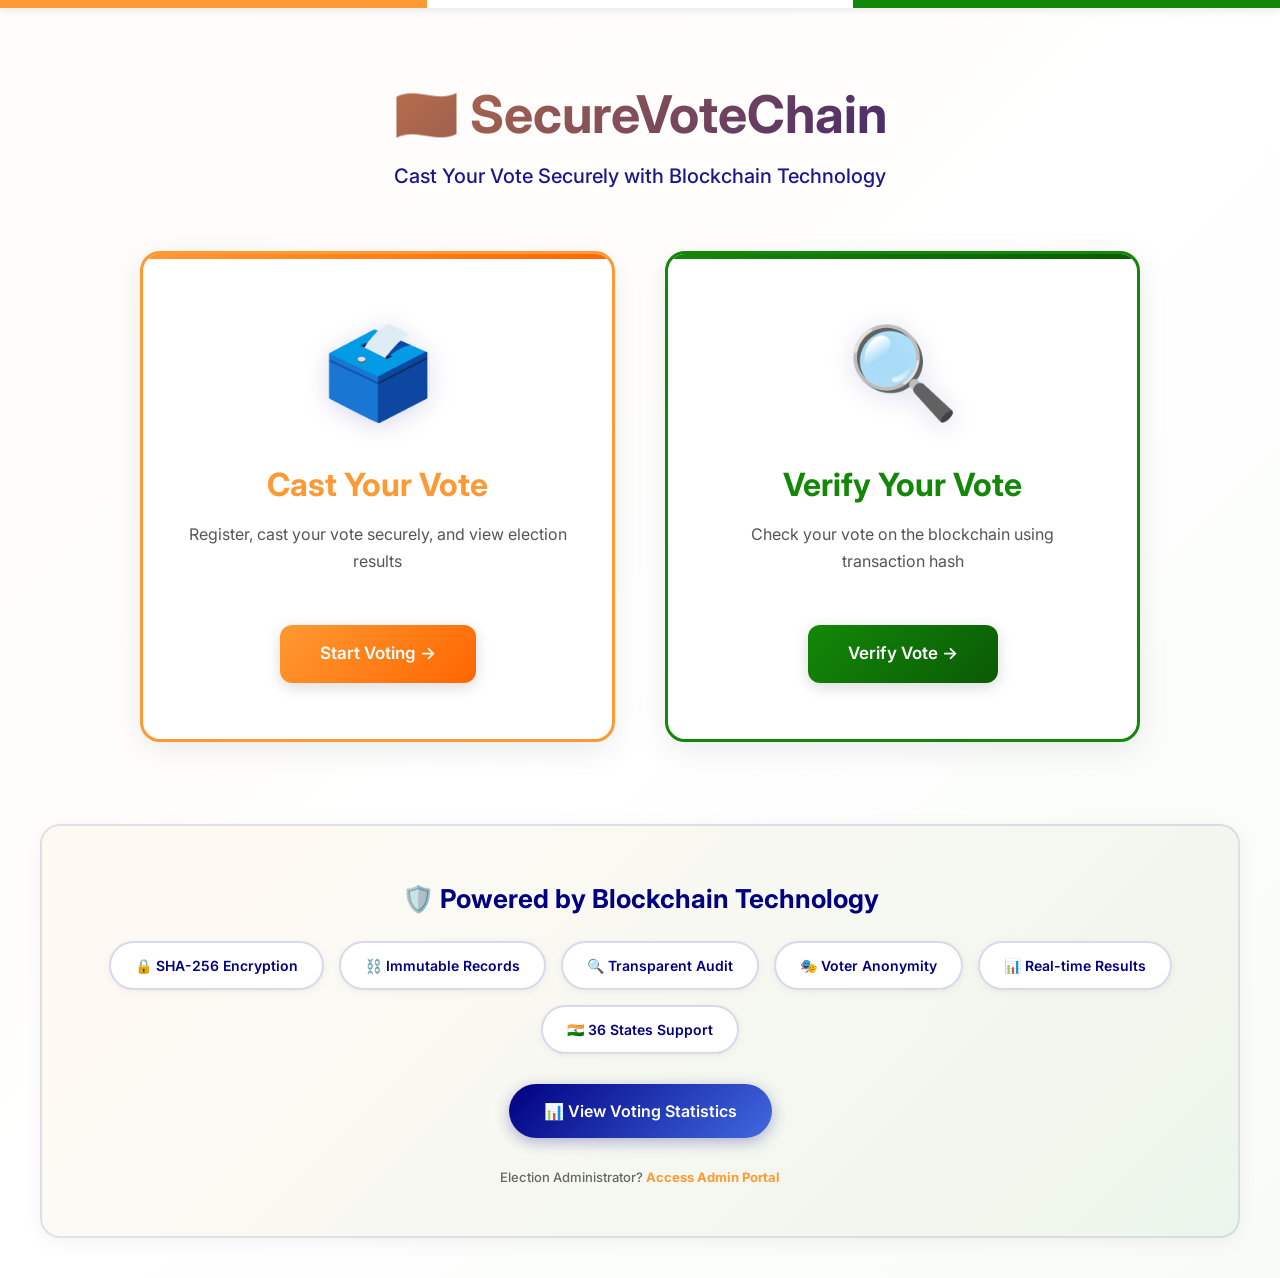
<file: templates/index.html>
<!DOCTYPE html>
<html lang="en">
<head>
    <meta charset="UTF-8">
    <meta name="viewport" content="width=device-width, initial-scale=1.0, viewport-fit=cover, maximum-scale=5">
    <meta name="apple-mobile-web-app-capable" content="yes">
    <meta name="apple-mobile-web-app-status-bar-style" content="black-translucent">
    <title>🇮🇳 SecureVoteChain - Blockchain Voting System</title>
    <link rel="stylesheet" href="/static/responsive.css">
    <link rel="stylesheet" href="/static/mobile-optimizations.css">
    <link rel="stylesheet" href="/static/style.css">
    <link href="https://fonts.googleapis.com/css2?family=Inter:wght@300;400;500;600;700&display=swap" rel="stylesheet">
    <style>
        * {
            margin: 0;
            padding: 0;
            box-sizing: border-box;
        }
        
        body {
            font-family: 'Inter', sans-serif;
            background: #FFFFFF;
            min-height: 100vh;
            display: flex;
            flex-direction: column;
            padding: 0;
        }
        
        /* Animated Tricolor top banner */
        body::before {
            content: '';
            position: fixed;
            top: 0;
            left: 0;
            right: 0;
            height: 8px;
            background: linear-gradient(to right, #FF9933 33.33%, #FFFFFF 33.33%, #FFFFFF 66.66%, #138808 66.66%);
            z-index: 9999;
            box-shadow: 0 2px 8px rgba(0, 0, 0, 0.1);
            animation: slideDown 0.5s ease;
        }
        
        @keyframes slideDown {
            from {
                transform: translateY(-100%);
            }
            to {
                transform: translateY(0);
            }
        }
        
        /* Main container */
        .main-wrapper {
            flex: 1;
            display: flex;
            align-items: center;
            justify-content: center;
            padding: 60px 20px 40px;
            background: linear-gradient(135deg, rgba(255, 153, 51, 0.03) 0%, rgba(255, 255, 255, 1) 50%, rgba(19, 136, 8, 0.03) 100%);
        }
        
        .portal-container {
            max-width: 1200px;
            width: 100%;
            animation: fadeIn 0.6s ease;
        }
        
        @keyframes fadeIn {
            from {
                opacity: 0;
                transform: translateY(20px);
            }
            to {
                opacity: 1;
                transform: translateY(0);
            }
        }
        
        .header-section {
            text-align: center;
            margin-bottom: 60px;
        }
        
        .header-section h1 {
            font-size: 52px;
            font-weight: 700;
            background: linear-gradient(135deg, #FF9933 0%, #000080 50%, #138808 100%);
            -webkit-background-clip: text;
            -webkit-text-fill-color: transparent;
            background-clip: text;
            margin-bottom: 15px;
            text-shadow: none;
            animation: gradientShift 8s ease infinite;
            background-size: 200% 200%;
        }
        
        @keyframes gradientShift {
            0%, 100% {
                background-position: 0% 50%;
            }
            50% {
                background-position: 100% 50%;
            }
        }
        
        .header-section p {
            font-size: 20px;
            color: #000080;
            font-weight: 500;
            opacity: 0.9;
        }
        
        .portals-grid {
            display: grid;
            grid-template-columns: repeat(2, 1fr);
            gap: 50px;
            margin-top: 40px;
            max-width: 1000px;
            margin-left: auto;
            margin-right: auto;
        }
        
        .portal-card {
            background: #FFFFFF;
            border-radius: 20px;
            padding: 50px 40px;
            text-align: center;
            box-shadow: 0 8px 32px rgba(0, 0, 0, 0.08);
            transition: all 0.4s cubic-bezier(0.4, 0, 0.2, 1);
            position: relative;
            overflow: hidden;
            border: 3px solid;
        }
        
        .portal-card::before {
            content: '';
            position: absolute;
            top: 0;
            left: 0;
            right: 0;
            height: 5px;
            transition: height 0.3s ease;
        }
        
        .portal-card::after {
            content: '';
            position: absolute;
            top: 50%;
            left: 50%;
            width: 0;
            height: 0;
            border-radius: 50%;
            transform: translate(-50%, -50%);
            transition: width 0.6s ease, height 0.6s ease;
            opacity: 0;
        }
        
        .portal-card:hover {
            transform: translateY(-12px) scale(1.02);
            box-shadow: 0 20px 60px rgba(0, 0, 0, 0.15);
        }
        
        .portal-card:hover::before {
            height: 8px;
        }
        
        .portal-card:hover::after {
            width: 500px;
            height: 500px;
            opacity: 0.05;
        }
        
        .voter-card {
            border-color: #FF9933;
        }
        
        .voter-card::before {
            background: linear-gradient(135deg, #FF9933, #FF6600);
        }
        
        .voter-card::after {
            background: #FF9933;
        }
        
        .verify-card {
            border-color: #138808;
        }
        
        .verify-card::before {
            background: linear-gradient(135deg, #138808, #0a5a05);
        }
        
        .verify-card::after {
            background: #138808;
        }
        
        .portal-icon {
            font-size: 90px;
            margin-bottom: 25px;
            filter: drop-shadow(0 4px 12px rgba(0, 0, 128, 0.15));
            transition: transform 0.3s ease;
        }
        
        .portal-card:hover .portal-icon {
            transform: scale(1.1) rotate(5deg);
        }
        
        .portal-card h2 {
            font-size: 32px;
            font-weight: 700;
            margin-bottom: 15px;
            color: #000080;
        }
        
        .voter-card h2 {
            color: #FF9933;
        }
        
        .verify-card h2 {
            color: #138808;
        }
        
        .portal-card p {
            font-size: 16px;
            color: #555;
            line-height: 1.7;
            margin-bottom: 30px;
            min-height: 50px;
        }
        
        
        .portal-btn {
            display: inline-block;
            padding: 16px 40px;
            font-size: 17px;
            font-weight: 600;
            color: white;
            text-decoration: none;
            border-radius: 12px;
            transition: all 0.3s cubic-bezier(0.4, 0, 0.2, 1);
            box-shadow: 0 4px 15px rgba(0, 0, 0, 0.15);
            position: relative;
            overflow: hidden;
            z-index: 1;
        }
        
        .portal-btn::before {
            content: '';
            position: absolute;
            top: 50%;
            left: 50%;
            width: 0;
            height: 0;
            border-radius: 50%;
            background: rgba(255, 255, 255, 0.3);
            transform: translate(-50%, -50%);
            transition: width 0.5s ease, height 0.5s ease;
            z-index: -1;
        }
        
        .portal-btn:hover::before {
            width: 300px;
            height: 300px;
        }
        
        .voter-card .portal-btn {
            background: linear-gradient(135deg, #FF9933, #FF6600);
        }
        
        .voter-card .portal-btn:hover {
            background: linear-gradient(135deg, #FF6600, #FF4500);
            transform: translateY(-3px);
            box-shadow: 0 8px 25px rgba(255, 153, 51, 0.4);
        }
        
        .verify-card .portal-btn {
            background: linear-gradient(135deg, #138808, #0a5a05);
        }
        
        .verify-card .portal-btn:hover {
            background: linear-gradient(135deg, #0a5a05, #075003);
            transform: translateY(-3px);
            box-shadow: 0 8px 25px rgba(19, 136, 8, 0.4);
        }
        
        .footer-info {
            text-align: center;
            margin-top: 70px;
            padding: 40px 30px;
            background: linear-gradient(135deg, rgba(255, 153, 51, 0.05) 0%, rgba(19, 136, 8, 0.05) 100%);
            border-radius: 20px;
            border: 2px solid rgba(0, 0, 128, 0.1);
            box-shadow: 0 4px 20px rgba(0, 0, 0, 0.05);
        }
        
        .footer-info h3 {
            color: #000080;
            margin-bottom: 25px;
            font-size: 26px;
            font-weight: 700;
        }
        
        .feature-tags {
            display: flex;
            flex-wrap: wrap;
            justify-content: center;
            gap: 15px;
            margin-top: 25px;
        }
        
        .feature-tag {
            background: #FFFFFF;
            padding: 12px 24px;
            border-radius: 25px;
            font-size: 14px;
            font-weight: 600;
            color: #000080;
            border: 2px solid rgba(0, 0, 128, 0.15);
            transition: all 0.3s ease;
            box-shadow: 0 2px 8px rgba(0, 0, 0, 0.05);
        }
        
        .feature-tag:hover {
            border-color: #FF9933;
            color: #FF9933;
            transform: translateY(-3px);
            box-shadow: 0 6px 16px rgba(255, 153, 51, 0.2);
        }
        
        @media (max-width: 768px) {
            .portals-grid {
                grid-template-columns: 1fr;
                gap: 30px;
            }
            
            .header-section h1 {
                font-size: 36px;
            }
            
            .header-section p {
                font-size: 16px;
            }
            
            .portal-icon {
                font-size: 70px;
            }
            
            .portal-card {
                padding: 40px 30px;
            }
            
            .portal-card h2 {
                font-size: 26px;
            }
            
            .main-wrapper {
                padding: 40px 15px 30px;
            }
        }
    </style>
</head>
<body>
    <div class="main-wrapper">
        <div class="portal-container">
            <div class="header-section">
                <h1>🇮🇳 SecureVoteChain</h1>
                <p>Cast Your Vote Securely with Blockchain Technology</p>
            </div>
        
        <div class="portals-grid">
            <!-- Voter Portal Card -->
            <div class="portal-card voter-card">
                <div class="portal-icon">🗳️</div>
                <h2>Cast Your Vote</h2>
                <p>Register, cast your vote securely, and view election results</p>
                <a href="/voter" class="portal-btn">Start Voting →</a>
            </div>
            
            <!-- Verification Portal Card -->
            <div class="portal-card verify-card">
                <div class="portal-icon">🔍</div>
                <h2>Verify Your Vote</h2>
                <p>Check your vote on the blockchain using transaction hash</p>
                <a href="/verify" class="portal-btn">Verify Vote →</a>
            </div>
        </div>
            
            <div class="footer-info">
                <h3>🛡️ Powered by Blockchain Technology</h3>
                <div class="feature-tags">
                    <div class="feature-tag">🔒 SHA-256 Encryption</div>
                    <div class="feature-tag">⛓️ Immutable Records</div>
                    <div class="feature-tag">🔍 Transparent Audit</div>
                    <div class="feature-tag">🎭 Voter Anonymity</div>
                    <div class="feature-tag">📊 Real-time Results</div>
                    <div class="feature-tag">🇮🇳 36 States Support</div>
                </div>
                <div style="margin-top: 30px;">
                    <a href="/statistics" style="display: inline-block; padding: 15px 35px; background: linear-gradient(135deg, #000080, #4169E1); color: white; text-decoration: none; border-radius: 50px; font-weight: 600; font-size: 16px; box-shadow: 0 4px 15px rgba(0, 0, 128, 0.3); transition: all 0.3s ease;">
                        📊 View Voting Statistics
                    </a>
                </div>
                <p style="margin-top: 30px; font-size: 13px; color: #666; font-weight: 500;">
                    Election Administrator? <a href="/admin" style="color: #FF9933; text-decoration: none; font-weight: 700; transition: color 0.3s ease;" onmouseover="this.style.color='#138808'" onmouseout="this.style.color='#FF9933'">Access Admin Portal</a>
                </p>
            </div>
        </div>
    </div>
    <script src="/static/responsive-utils.js"></script>
</body>
</html>
</file>
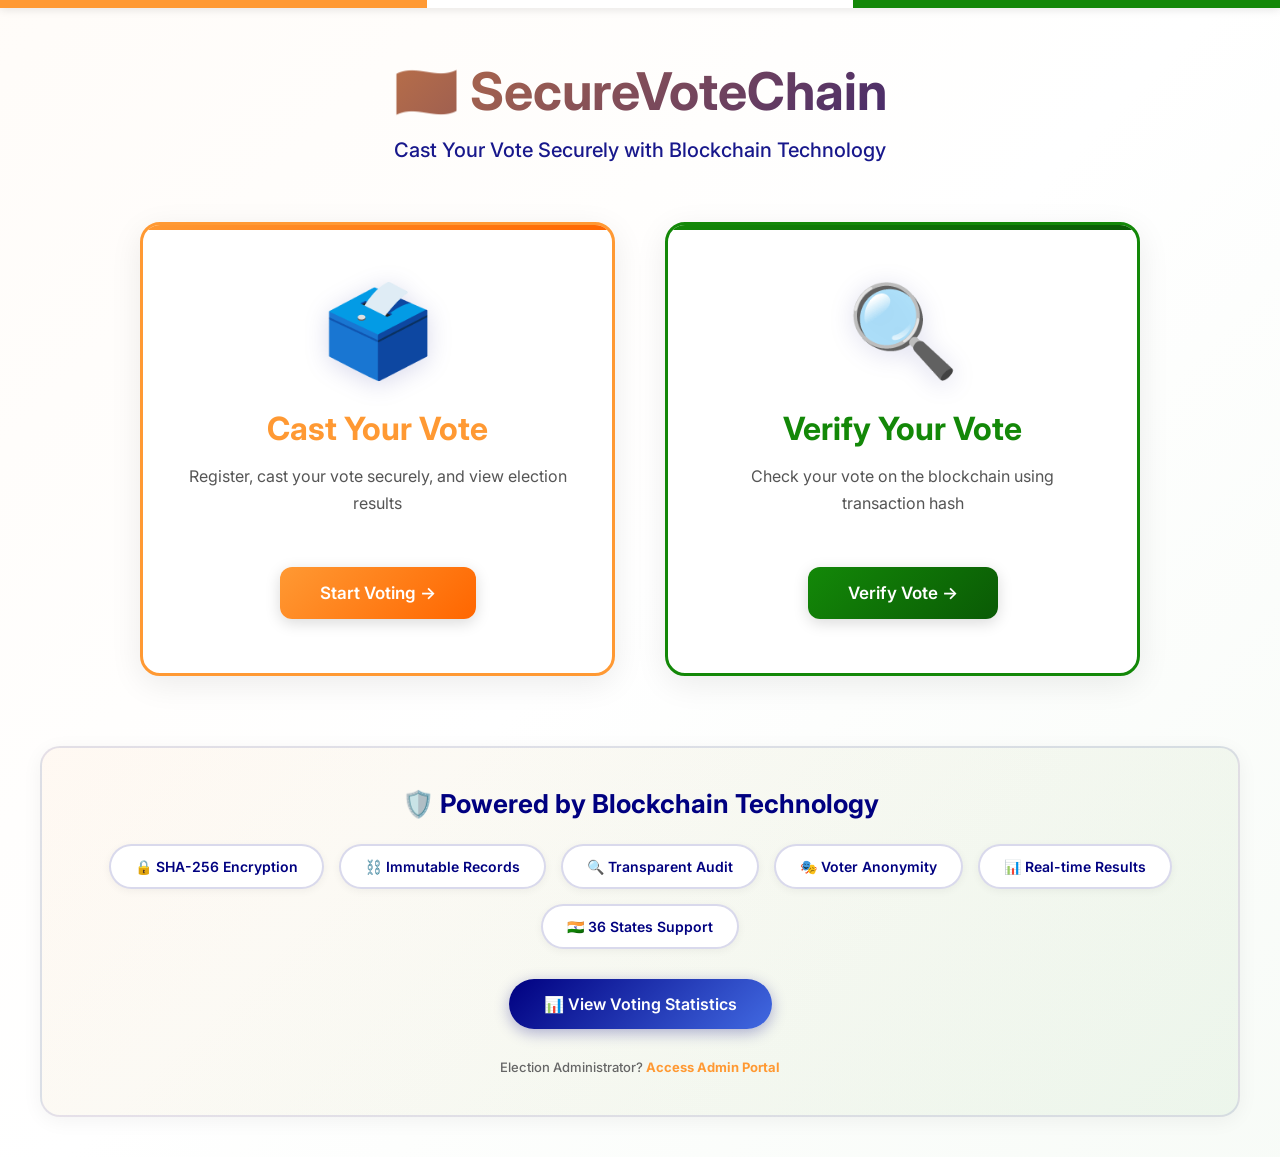
<file: SecureVoteChain/templates/index.html>
<!DOCTYPE html>
<html lang="en">
<head>
    <meta charset="UTF-8">
    <meta name="viewport" content="width=device-width, initial-scale=1.0">
    <title>🇮🇳 SecureVoteChain - Blockchain Voting System</title>
    <link rel="stylesheet" href="/static/style.css">
    <link href="https://fonts.googleapis.com/css2?family=Inter:wght@300;400;500;600;700&display=swap" rel="stylesheet">
    <style>
        * {
            margin: 0;
            padding: 0;
            box-sizing: border-box;
        }
        
        body {
            font-family: 'Inter', sans-serif;
            background: #FFFFFF;
            min-height: 100vh;
            display: flex;
            flex-direction: column;
            padding: 0;
        }
        
        /* Animated Tricolor top banner */
        body::before {
            content: '';
            position: fixed;
            top: 0;
            left: 0;
            right: 0;
            height: 8px;
            background: linear-gradient(to right, #FF9933 33.33%, #FFFFFF 33.33%, #FFFFFF 66.66%, #138808 66.66%);
            z-index: 9999;
            box-shadow: 0 2px 8px rgba(0, 0, 0, 0.1);
            animation: slideDown 0.5s ease;
        }
        
        @keyframes slideDown {
            from {
                transform: translateY(-100%);
            }
            to {
                transform: translateY(0);
            }
        }
        
        /* Main container */
        .main-wrapper {
            flex: 1;
            display: flex;
            align-items: center;
            justify-content: center;
            padding: 60px 20px 40px;
            background: linear-gradient(135deg, rgba(255, 153, 51, 0.03) 0%, rgba(255, 255, 255, 1) 50%, rgba(19, 136, 8, 0.03) 100%);
        }
        
        .portal-container {
            max-width: 1200px;
            width: 100%;
            animation: fadeIn 0.6s ease;
        }
        
        @keyframes fadeIn {
            from {
                opacity: 0;
                transform: translateY(20px);
            }
            to {
                opacity: 1;
                transform: translateY(0);
            }
        }
        
        .header-section {
            text-align: center;
            margin-bottom: 60px;
        }
        
        .header-section h1 {
            font-size: 52px;
            font-weight: 700;
            background: linear-gradient(135deg, #FF9933 0%, #000080 50%, #138808 100%);
            -webkit-background-clip: text;
            -webkit-text-fill-color: transparent;
            background-clip: text;
            margin-bottom: 15px;
            text-shadow: none;
            animation: gradientShift 8s ease infinite;
            background-size: 200% 200%;
        }
        
        @keyframes gradientShift {
            0%, 100% {
                background-position: 0% 50%;
            }
            50% {
                background-position: 100% 50%;
            }
        }
        
        .header-section p {
            font-size: 20px;
            color: #000080;
            font-weight: 500;
            opacity: 0.9;
        }
        
        .portals-grid {
            display: grid;
            grid-template-columns: repeat(2, 1fr);
            gap: 50px;
            margin-top: 40px;
            max-width: 1000px;
            margin-left: auto;
            margin-right: auto;
        }
        
        .portal-card {
            background: #FFFFFF;
            border-radius: 20px;
            padding: 50px 40px;
            text-align: center;
            box-shadow: 0 8px 32px rgba(0, 0, 0, 0.08);
            transition: all 0.4s cubic-bezier(0.4, 0, 0.2, 1);
            position: relative;
            overflow: hidden;
            border: 3px solid;
        }
        
        .portal-card::before {
            content: '';
            position: absolute;
            top: 0;
            left: 0;
            right: 0;
            height: 5px;
            transition: height 0.3s ease;
        }
        
        .portal-card::after {
            content: '';
            position: absolute;
            top: 50%;
            left: 50%;
            width: 0;
            height: 0;
            border-radius: 50%;
            transform: translate(-50%, -50%);
            transition: width 0.6s ease, height 0.6s ease;
            opacity: 0;
        }
        
        .portal-card:hover {
            transform: translateY(-12px) scale(1.02);
            box-shadow: 0 20px 60px rgba(0, 0, 0, 0.15);
        }
        
        .portal-card:hover::before {
            height: 8px;
        }
        
        .portal-card:hover::after {
            width: 500px;
            height: 500px;
            opacity: 0.05;
        }
        
        .voter-card {
            border-color: #FF9933;
        }
        
        .voter-card::before {
            background: linear-gradient(135deg, #FF9933, #FF6600);
        }
        
        .voter-card::after {
            background: #FF9933;
        }
        
        .verify-card {
            border-color: #138808;
        }
        
        .verify-card::before {
            background: linear-gradient(135deg, #138808, #0a5a05);
        }
        
        .verify-card::after {
            background: #138808;
        }
        
        .portal-icon {
            font-size: 90px;
            margin-bottom: 25px;
            filter: drop-shadow(0 4px 12px rgba(0, 0, 128, 0.15));
            transition: transform 0.3s ease;
        }
        
        .portal-card:hover .portal-icon {
            transform: scale(1.1) rotate(5deg);
        }
        
        .portal-card h2 {
            font-size: 32px;
            font-weight: 700;
            margin-bottom: 15px;
            color: #000080;
        }
        
        .voter-card h2 {
            color: #FF9933;
        }
        
        .verify-card h2 {
            color: #138808;
        }
        
        .portal-card p {
            font-size: 16px;
            color: #555;
            line-height: 1.7;
            margin-bottom: 30px;
            min-height: 50px;
        }
        
        
        .portal-btn {
            display: inline-block;
            padding: 16px 40px;
            font-size: 17px;
            font-weight: 600;
            color: white;
            text-decoration: none;
            border-radius: 12px;
            transition: all 0.3s cubic-bezier(0.4, 0, 0.2, 1);
            box-shadow: 0 4px 15px rgba(0, 0, 0, 0.15);
            position: relative;
            overflow: hidden;
            z-index: 1;
        }
        
        .portal-btn::before {
            content: '';
            position: absolute;
            top: 50%;
            left: 50%;
            width: 0;
            height: 0;
            border-radius: 50%;
            background: rgba(255, 255, 255, 0.3);
            transform: translate(-50%, -50%);
            transition: width 0.5s ease, height 0.5s ease;
            z-index: -1;
        }
        
        .portal-btn:hover::before {
            width: 300px;
            height: 300px;
        }
        
        .voter-card .portal-btn {
            background: linear-gradient(135deg, #FF9933, #FF6600);
        }
        
        .voter-card .portal-btn:hover {
            background: linear-gradient(135deg, #FF6600, #FF4500);
            transform: translateY(-3px);
            box-shadow: 0 8px 25px rgba(255, 153, 51, 0.4);
        }
        
        .verify-card .portal-btn {
            background: linear-gradient(135deg, #138808, #0a5a05);
        }
        
        .verify-card .portal-btn:hover {
            background: linear-gradient(135deg, #0a5a05, #075003);
            transform: translateY(-3px);
            box-shadow: 0 8px 25px rgba(19, 136, 8, 0.4);
        }
        
        .footer-info {
            text-align: center;
            margin-top: 70px;
            padding: 40px 30px;
            background: linear-gradient(135deg, rgba(255, 153, 51, 0.05) 0%, rgba(19, 136, 8, 0.05) 100%);
            border-radius: 20px;
            border: 2px solid rgba(0, 0, 128, 0.1);
            box-shadow: 0 4px 20px rgba(0, 0, 0, 0.05);
        }
        
        .footer-info h3 {
            color: #000080;
            margin-bottom: 25px;
            font-size: 26px;
            font-weight: 700;
        }
        
        .feature-tags {
            display: flex;
            flex-wrap: wrap;
            justify-content: center;
            gap: 15px;
            margin-top: 25px;
        }
        
        .feature-tag {
            background: #FFFFFF;
            padding: 12px 24px;
            border-radius: 25px;
            font-size: 14px;
            font-weight: 600;
            color: #000080;
            border: 2px solid rgba(0, 0, 128, 0.15);
            transition: all 0.3s ease;
            box-shadow: 0 2px 8px rgba(0, 0, 0, 0.05);
        }
        
        .feature-tag:hover {
            border-color: #FF9933;
            color: #FF9933;
            transform: translateY(-3px);
            box-shadow: 0 6px 16px rgba(255, 153, 51, 0.2);
        }
        
        @media (max-width: 768px) {
            .portals-grid {
                grid-template-columns: 1fr;
                gap: 30px;
            }
            
            .header-section h1 {
                font-size: 36px;
            }
            
            .header-section p {
                font-size: 16px;
            }
            
            .portal-icon {
                font-size: 70px;
            }
            
            .portal-card {
                padding: 40px 30px;
            }
            
            .portal-card h2 {
                font-size: 26px;
            }
            
            .main-wrapper {
                padding: 40px 15px 30px;
            }
        }
    </style>
</head>
<body>
    <div class="main-wrapper">
        <div class="portal-container">
            <div class="header-section">
                <h1>🇮🇳 SecureVoteChain</h1>
                <p>Cast Your Vote Securely with Blockchain Technology</p>
            </div>
        
        <div class="portals-grid">
            <!-- Voter Portal Card -->
            <div class="portal-card voter-card">
                <div class="portal-icon">🗳️</div>
                <h2>Cast Your Vote</h2>
                <p>Register, cast your vote securely, and view election results</p>
                <a href="/voter" class="portal-btn">Start Voting →</a>
            </div>
            
            <!-- Verification Portal Card -->
            <div class="portal-card verify-card">
                <div class="portal-icon">🔍</div>
                <h2>Verify Your Vote</h2>
                <p>Check your vote on the blockchain using transaction hash</p>
                <a href="/verify" class="portal-btn">Verify Vote →</a>
            </div>
        </div>
            
            <div class="footer-info">
                <h3>🛡️ Powered by Blockchain Technology</h3>
                <div class="feature-tags">
                    <div class="feature-tag">🔒 SHA-256 Encryption</div>
                    <div class="feature-tag">⛓️ Immutable Records</div>
                    <div class="feature-tag">🔍 Transparent Audit</div>
                    <div class="feature-tag">🎭 Voter Anonymity</div>
                    <div class="feature-tag">📊 Real-time Results</div>
                    <div class="feature-tag">🇮🇳 36 States Support</div>
                </div>
                <div style="margin-top: 30px;">
                    <a href="/statistics" style="display: inline-block; padding: 15px 35px; background: linear-gradient(135deg, #000080, #4169E1); color: white; text-decoration: none; border-radius: 50px; font-weight: 600; font-size: 16px; box-shadow: 0 4px 15px rgba(0, 0, 128, 0.3); transition: all 0.3s ease;">
                        📊 View Voting Statistics
                    </a>
                </div>
                <p style="margin-top: 30px; font-size: 13px; color: #666; font-weight: 500;">
                    Election Administrator? <a href="/admin" style="color: #FF9933; text-decoration: none; font-weight: 700; transition: color 0.3s ease;" onmouseover="this.style.color='#138808'" onmouseout="this.style.color='#FF9933'">Access Admin Portal</a>
                </p>
            </div>
        </div>
    </div>
</body>
</html>
</file>
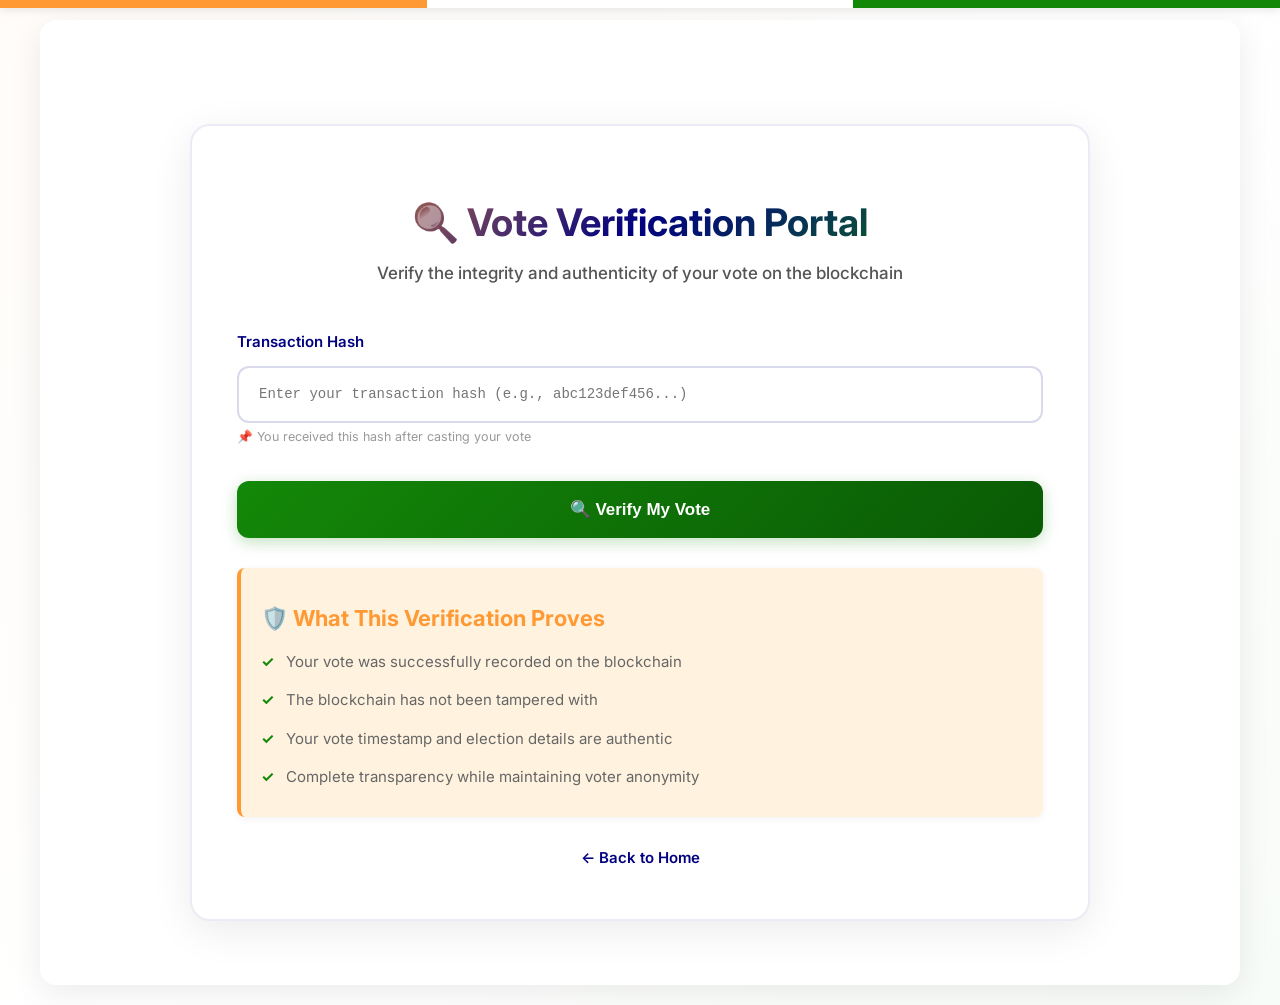
<file: templates/verify.html>
<!DOCTYPE html>
<html lang="en">
<head>
    <meta charset="UTF-8">
    <meta name="viewport" content="width=device-width, initial-scale=1.0, viewport-fit=cover, maximum-scale=5">
    <meta name="apple-mobile-web-app-capable" content="yes">
    <meta name="apple-mobile-web-app-status-bar-style" content="black-translucent">
    <title>🔍 Vote Verification Portal - SecureVoteChain</title>
    <link rel="stylesheet" href="/static/responsive.css">
    <link rel="stylesheet" href="/static/mobile-optimizations.css">
    <link rel="stylesheet" href="/static/style.css">
    <link href="https://fonts.googleapis.com/css2?family=Inter:wght@300;400;500;600;700&display=swap" rel="stylesheet">
    <style>
        body {
            font-family: 'Inter', sans-serif;
            background: linear-gradient(135deg, rgba(255, 153, 51, 0.03) 0%, rgba(255, 255, 255, 1) 50%, rgba(19, 136, 8, 0.03) 100%);
        }
        
        /* Animated Tricolor top banner */
        body::before {
            content: '';
            position: fixed;
            top: 0;
            left: 0;
            right: 0;
            height: 8px;
            background: linear-gradient(to right, #FF9933 33.33%, #FFFFFF 33.33%, #FFFFFF 66.66%, #138808 66.66%);
            z-index: 9999;
            box-shadow: 0 2px 8px rgba(0, 0, 0, 0.1);
            animation: slideDown 0.5s ease;
        }
        
        @keyframes slideDown {
            from { transform: translateY(-100%); }
            to { transform: translateY(0); }
        }
        
        .verify-container {
            max-width: 900px;
            margin: 80px auto 40px;
            padding: 50px 45px;
            background: #FFFFFF;
            border-radius: 20px;
            box-shadow: 0 10px 40px rgba(0, 0, 0, 0.08);
            border: 2px solid rgba(0, 0, 128, 0.08);
            animation: fadeIn 0.6s ease;
        }
        
        @keyframes fadeIn {
            from { opacity: 0; transform: translateY(20px); }
            to { opacity: 1; transform: translateY(0); }
        }
        
        .verify-header {
            text-align: center;
            margin-bottom: 45px;
        }
        
        .verify-header h1 {
            font-size: 38px;
            background: linear-gradient(135deg, #FF9933 0%, #000080 50%, #138808 100%);
            -webkit-background-clip: text;
            -webkit-text-fill-color: transparent;
            background-clip: text;
            margin-bottom: 15px;
            font-weight: 700;
        }
        
        .verify-header p {
            color: #555;
            font-size: 17px;
            font-weight: 500;
        }
        
        .verify-input-group {
            margin: 35px 0;
        }
        
        .verify-input-group label {
            display: block;
            margin-bottom: 12px;
            font-weight: 600;
            color: #000080;
            font-size: 15px;
        }
        
        .verify-input-group input {
            width: 100%;
            padding: 16px 20px;
            border: 2px solid rgba(0, 0, 128, 0.15);
            border-radius: 12px;
            font-size: 14px;
            font-family: 'Courier New', monospace;
            transition: all 0.3s ease;
            background: #FFFFFF;
        }
        
        .verify-input-group input:focus {
            outline: none;
            border-color: #FF9933;
            box-shadow: 0 0 0 4px rgba(255, 153, 51, 0.1);
        }
        
        .verify-button {
            width: 100%;
            padding: 18px;
            background: linear-gradient(135deg, #138808, #0a5a05);
            color: white;
            border: none;
            border-radius: 12px;
            font-size: 17px;
            font-weight: 700;
            cursor: pointer;
            transition: all 0.3s cubic-bezier(0.4, 0, 0.2, 1);
            box-shadow: 0 4px 15px rgba(19, 136, 8, 0.25);
        }
        
        .verify-button:hover {
            transform: translateY(-3px);
            box-shadow: 0 8px 25px rgba(19, 136, 8, 0.35);
            background: linear-gradient(135deg, #0a5a05, #075003);
        }
        
        .result-box {
            margin-top: 30px;
            padding: 25px;
            border-radius: 12px;
            display: none;
        }
        
        .result-box.success {
            background: #e8f5e9;
            border: 2px solid #138808;
        }
        
        .result-box.error {
            background: #ffebee;
            border: 2px solid #d32f2f;
        }
        
        .result-title {
            font-size: 20px;
            font-weight: 700;
            margin-bottom: 15px;
        }
        
        .result-box.success .result-title {
            color: #138808;
        }
        
        .result-box.error .result-title {
            color: #d32f2f;
        }
        
        .result-detail {
            display: flex;
            justify-content: space-between;
            padding: 10px 0;
            border-bottom: 1px solid rgba(0, 0, 0, 0.1);
        }
        
        .result-detail:last-child {
            border-bottom: none;
        }
        
        .result-label {
            color: #666;
            font-weight: 600;
        }
        
        .result-value {
            color: #333;
            font-weight: 500;
        }
        
        .blockchain-proof {
            margin-top: 20px;
            padding: 15px;
            background: rgba(0, 0, 128, 0.05);
            border-radius: 8px;
            font-family: 'Courier New', monospace;
            font-size: 12px;
            word-break: break-all;
            color: #000080;
        }
        
        .info-box {
            background: #fff3e0;
            border-left: 4px solid #FF9933;
            padding: 20px;
            margin-top: 30px;
            border-radius: 8px;
        }
        
        .info-box h3 {
            color: #FF9933;
            margin-bottom: 10px;
        }
        
        .info-box ul {
            list-style: none;
            padding: 0;
        }
        
        .info-box ul li {
            padding: 8px 0;
            color: #666;
        }
        
        .info-box ul li::before {
            content: "✓ ";
            color: #138808;
            font-weight: bold;
            margin-right: 8px;
        }
    </style>
</head>
<body>
    <div class="container">
        <div class="verify-container">
            <div class="verify-header">
                <h1>🔍 Vote Verification Portal</h1>
                <p>Verify the integrity and authenticity of your vote on the blockchain</p>
            </div>
            
            <form id="verifyForm">
                <div class="verify-input-group">
                    <label for="transactionHash">Transaction Hash</label>
                    <input 
                        type="text" 
                        id="transactionHash" 
                        placeholder="Enter your transaction hash (e.g., abc123def456...)" 
                        required
                    >
                    <small style="color: #999; display: block; margin-top: 5px;">
                        📌 You received this hash after casting your vote
                    </small>
                </div>
                
                <button type="submit" class="verify-button">🔍 Verify My Vote</button>
            </form>
            
            <div id="resultBox" class="result-box">
                <div class="result-title" id="resultTitle"></div>
                <div id="resultDetails"></div>
                <div id="blockchainProof" class="blockchain-proof" style="display: none;"></div>
            </div>
            
            <div class="info-box">
                <h3>🛡️ What This Verification Proves</h3>
                <ul>
                    <li>Your vote was successfully recorded on the blockchain</li>
                    <li>The blockchain has not been tampered with</li>
                    <li>Your vote timestamp and election details are authentic</li>
                    <li>Complete transparency while maintaining voter anonymity</li>
                </ul>
            </div>
            
            <div style="text-align: center; margin-top: 30px;">
                <a href="/" style="color: #000080; text-decoration: none; font-weight: 600;">← Back to Home</a>
            </div>
        </div>
    </div>
    
    <script>
        document.getElementById('verifyForm').addEventListener('submit', handleVerification);
        
        async function handleVerification(e) {
            e.preventDefault();
            
            const transactionHash = document.getElementById('transactionHash').value.trim();
            const resultBox = document.getElementById('resultBox');
            const resultTitle = document.getElementById('resultTitle');
            const resultDetails = document.getElementById('resultDetails');
            const blockchainProof = document.getElementById('blockchainProof');
            
            // Show loading state
            resultBox.style.display = 'block';
            resultBox.className = 'result-box';
            resultTitle.textContent = '🔄 Verifying...';
            resultDetails.innerHTML = '';
            blockchainProof.style.display = 'none';
            
            try {
                const response = await fetch(`/api/verify-vote/${encodeURIComponent(transactionHash)}`);
                const data = await response.json();
                
                if (response.ok && data.verified) {
                    // Success
                    resultBox.className = 'result-box success';
                    resultTitle.textContent = '✅ Vote Verified Successfully!';
                    
                    resultDetails.innerHTML = `
                        <div class="result-detail">
                            <span class="result-label">📊 Election:</span>
                            <span class="result-value">${data.election_title}</span>
                        </div>
                        <div class="result-detail">
                            <span class="result-label">📍 State:</span>
                            <span class="result-value">${data.state}</span>
                        </div>
                        <div class="result-detail">
                            <span class="result-label">⏰ Voted At:</span>
                            <span class="result-value">${new Date(data.timestamp).toLocaleString()}</span>
                        </div>
                        <div class="result-detail">
                            <span class="result-label">🔐 Block Number:</span>
                            <span class="result-value">#${data.block_number}</span>
                        </div>
                        <div class="result-detail">
                            <span class="result-label">🔗 Blockchain Status:</span>
                            <span class="result-value" style="color: #138808; font-weight: 700;">IMMUTABLE</span>
                        </div>
                    `;
                    
                    blockchainProof.style.display = 'block';
                    blockchainProof.innerHTML = `
                        <strong>🔐 Blockchain Proof:</strong><br>
                        Previous Hash: ${data.previous_hash}<br>
                        Current Hash: ${data.current_hash}<br>
                        <br>
                        <em style="color: #138808;">✓ This vote is permanently recorded and cannot be altered</em>
                    `;
                } else {
                    // Not found or invalid
                    resultBox.className = 'result-box error';
                    resultTitle.textContent = '❌ Verification Failed';
                    resultDetails.innerHTML = `
                        <div class="result-detail">
                            <span class="result-label">⚠️ Error:</span>
                            <span class="result-value">${data.detail || 'Invalid transaction hash or vote not found'}</span>
                        </div>
                        <p style="margin-top: 15px; color: #666;">
                            Please check your transaction hash and try again. Make sure you copied the entire hash correctly.
                        </p>
                    `;
                }
            } catch (error) {
                resultBox.className = 'result-box error';
                resultTitle.textContent = '❌ Verification Error';
                resultDetails.innerHTML = `
                    <div class="result-detail">
                        <span class="result-label">⚠️ Error:</span>
                        <span class="result-value">Unable to connect to verification server</span>
                    </div>
                `;
            }
        }
    </script>
    <script src="/static/responsive-utils.js"></script>
</body>
</html>
</file>
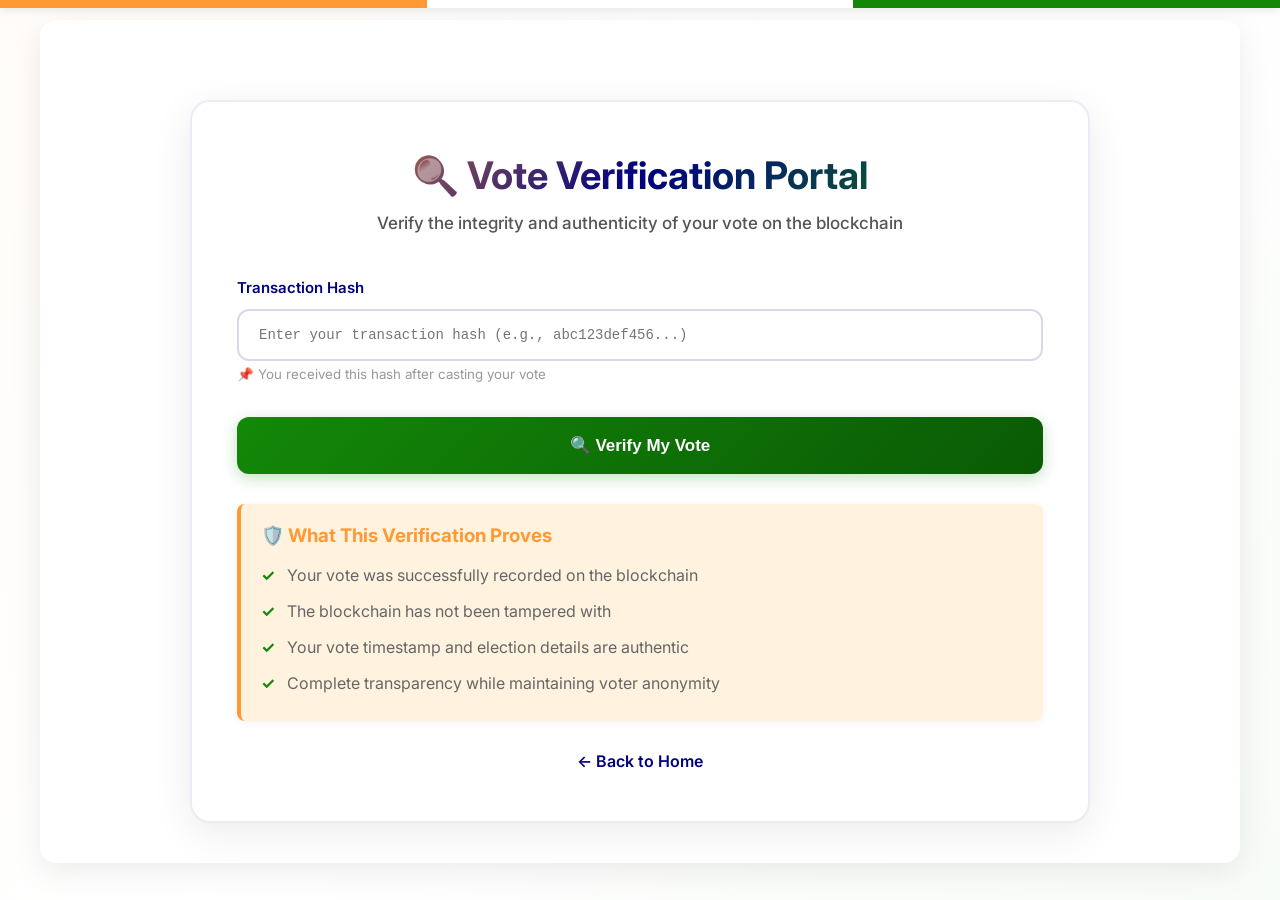
<file: SecureVoteChain/templates/verify.html>
<!DOCTYPE html>
<html lang="en">
<head>
    <meta charset="UTF-8">
    <meta name="viewport" content="width=device-width, initial-scale=1.0">
    <title>🔍 Vote Verification Portal - SecureVoteChain</title>
    <link rel="stylesheet" href="/static/style.css">
    <link href="https://fonts.googleapis.com/css2?family=Inter:wght@300;400;500;600;700&display=swap" rel="stylesheet">
    <style>
        body {
            font-family: 'Inter', sans-serif;
            background: linear-gradient(135deg, rgba(255, 153, 51, 0.03) 0%, rgba(255, 255, 255, 1) 50%, rgba(19, 136, 8, 0.03) 100%);
        }
        
        /* Animated Tricolor top banner */
        body::before {
            content: '';
            position: fixed;
            top: 0;
            left: 0;
            right: 0;
            height: 8px;
            background: linear-gradient(to right, #FF9933 33.33%, #FFFFFF 33.33%, #FFFFFF 66.66%, #138808 66.66%);
            z-index: 9999;
            box-shadow: 0 2px 8px rgba(0, 0, 0, 0.1);
            animation: slideDown 0.5s ease;
        }
        
        @keyframes slideDown {
            from { transform: translateY(-100%); }
            to { transform: translateY(0); }
        }
        
        .verify-container {
            max-width: 900px;
            margin: 80px auto 40px;
            padding: 50px 45px;
            background: #FFFFFF;
            border-radius: 20px;
            box-shadow: 0 10px 40px rgba(0, 0, 0, 0.08);
            border: 2px solid rgba(0, 0, 128, 0.08);
            animation: fadeIn 0.6s ease;
        }
        
        @keyframes fadeIn {
            from { opacity: 0; transform: translateY(20px); }
            to { opacity: 1; transform: translateY(0); }
        }
        
        .verify-header {
            text-align: center;
            margin-bottom: 45px;
        }
        
        .verify-header h1 {
            font-size: 38px;
            background: linear-gradient(135deg, #FF9933 0%, #000080 50%, #138808 100%);
            -webkit-background-clip: text;
            -webkit-text-fill-color: transparent;
            background-clip: text;
            margin-bottom: 15px;
            font-weight: 700;
        }
        
        .verify-header p {
            color: #555;
            font-size: 17px;
            font-weight: 500;
        }
        
        .verify-input-group {
            margin: 35px 0;
        }
        
        .verify-input-group label {
            display: block;
            margin-bottom: 12px;
            font-weight: 600;
            color: #000080;
            font-size: 15px;
        }
        
        .verify-input-group input {
            width: 100%;
            padding: 16px 20px;
            border: 2px solid rgba(0, 0, 128, 0.15);
            border-radius: 12px;
            font-size: 14px;
            font-family: 'Courier New', monospace;
            transition: all 0.3s ease;
            background: #FFFFFF;
        }
        
        .verify-input-group input:focus {
            outline: none;
            border-color: #FF9933;
            box-shadow: 0 0 0 4px rgba(255, 153, 51, 0.1);
        }
        
        .verify-button {
            width: 100%;
            padding: 18px;
            background: linear-gradient(135deg, #138808, #0a5a05);
            color: white;
            border: none;
            border-radius: 12px;
            font-size: 17px;
            font-weight: 700;
            cursor: pointer;
            transition: all 0.3s cubic-bezier(0.4, 0, 0.2, 1);
            box-shadow: 0 4px 15px rgba(19, 136, 8, 0.25);
        }
        
        .verify-button:hover {
            transform: translateY(-3px);
            box-shadow: 0 8px 25px rgba(19, 136, 8, 0.35);
            background: linear-gradient(135deg, #0a5a05, #075003);
        }
        
        .result-box {
            margin-top: 30px;
            padding: 25px;
            border-radius: 12px;
            display: none;
        }
        
        .result-box.success {
            background: #e8f5e9;
            border: 2px solid #138808;
        }
        
        .result-box.error {
            background: #ffebee;
            border: 2px solid #d32f2f;
        }
        
        .result-title {
            font-size: 20px;
            font-weight: 700;
            margin-bottom: 15px;
        }
        
        .result-box.success .result-title {
            color: #138808;
        }
        
        .result-box.error .result-title {
            color: #d32f2f;
        }
        
        .result-detail {
            display: flex;
            justify-content: space-between;
            padding: 10px 0;
            border-bottom: 1px solid rgba(0, 0, 0, 0.1);
        }
        
        .result-detail:last-child {
            border-bottom: none;
        }
        
        .result-label {
            color: #666;
            font-weight: 600;
        }
        
        .result-value {
            color: #333;
            font-weight: 500;
        }
        
        .blockchain-proof {
            margin-top: 20px;
            padding: 15px;
            background: rgba(0, 0, 128, 0.05);
            border-radius: 8px;
            font-family: 'Courier New', monospace;
            font-size: 12px;
            word-break: break-all;
            color: #000080;
        }
        
        .info-box {
            background: #fff3e0;
            border-left: 4px solid #FF9933;
            padding: 20px;
            margin-top: 30px;
            border-radius: 8px;
        }
        
        .info-box h3 {
            color: #FF9933;
            margin-bottom: 10px;
        }
        
        .info-box ul {
            list-style: none;
            padding: 0;
        }
        
        .info-box ul li {
            padding: 8px 0;
            color: #666;
        }
        
        .info-box ul li::before {
            content: "✓ ";
            color: #138808;
            font-weight: bold;
            margin-right: 8px;
        }
    </style>
</head>
<body>
    <div class="container">
        <div class="verify-container">
            <div class="verify-header">
                <h1>🔍 Vote Verification Portal</h1>
                <p>Verify the integrity and authenticity of your vote on the blockchain</p>
            </div>
            
            <form id="verifyForm">
                <div class="verify-input-group">
                    <label for="transactionHash">Transaction Hash</label>
                    <input 
                        type="text" 
                        id="transactionHash" 
                        placeholder="Enter your transaction hash (e.g., abc123def456...)" 
                        required
                    >
                    <small style="color: #999; display: block; margin-top: 5px;">
                        📌 You received this hash after casting your vote
                    </small>
                </div>
                
                <button type="submit" class="verify-button">🔍 Verify My Vote</button>
            </form>
            
            <div id="resultBox" class="result-box">
                <div class="result-title" id="resultTitle"></div>
                <div id="resultDetails"></div>
                <div id="blockchainProof" class="blockchain-proof" style="display: none;"></div>
            </div>
            
            <div class="info-box">
                <h3>🛡️ What This Verification Proves</h3>
                <ul>
                    <li>Your vote was successfully recorded on the blockchain</li>
                    <li>The blockchain has not been tampered with</li>
                    <li>Your vote timestamp and election details are authentic</li>
                    <li>Complete transparency while maintaining voter anonymity</li>
                </ul>
            </div>
            
            <div style="text-align: center; margin-top: 30px;">
                <a href="/" style="color: #000080; text-decoration: none; font-weight: 600;">← Back to Home</a>
            </div>
        </div>
    </div>
    
    <script>
        document.getElementById('verifyForm').addEventListener('submit', handleVerification);
        
        async function handleVerification(e) {
            e.preventDefault();
            
            const transactionHash = document.getElementById('transactionHash').value.trim();
            const resultBox = document.getElementById('resultBox');
            const resultTitle = document.getElementById('resultTitle');
            const resultDetails = document.getElementById('resultDetails');
            const blockchainProof = document.getElementById('blockchainProof');
            
            // Show loading state
            resultBox.style.display = 'block';
            resultBox.className = 'result-box';
            resultTitle.textContent = '🔄 Verifying...';
            resultDetails.innerHTML = '';
            blockchainProof.style.display = 'none';
            
            try {
                const response = await fetch(`/api/verify-vote/${encodeURIComponent(transactionHash)}`);
                const data = await response.json();
                
                if (response.ok && data.verified) {
                    // Success
                    resultBox.className = 'result-box success';
                    resultTitle.textContent = '✅ Vote Verified Successfully!';
                    
                    resultDetails.innerHTML = `
                        <div class="result-detail">
                            <span class="result-label">📊 Election:</span>
                            <span class="result-value">${data.election_title}</span>
                        </div>
                        <div class="result-detail">
                            <span class="result-label">📍 State:</span>
                            <span class="result-value">${data.state}</span>
                        </div>
                        <div class="result-detail">
                            <span class="result-label">⏰ Voted At:</span>
                            <span class="result-value">${new Date(data.timestamp).toLocaleString()}</span>
                        </div>
                        <div class="result-detail">
                            <span class="result-label">🔐 Block Number:</span>
                            <span class="result-value">#${data.block_number}</span>
                        </div>
                        <div class="result-detail">
                            <span class="result-label">🔗 Blockchain Status:</span>
                            <span class="result-value" style="color: #138808; font-weight: 700;">IMMUTABLE</span>
                        </div>
                    `;
                    
                    blockchainProof.style.display = 'block';
                    blockchainProof.innerHTML = `
                        <strong>🔐 Blockchain Proof:</strong><br>
                        Previous Hash: ${data.previous_hash}<br>
                        Current Hash: ${data.current_hash}<br>
                        <br>
                        <em style="color: #138808;">✓ This vote is permanently recorded and cannot be altered</em>
                    `;
                } else {
                    // Not found or invalid
                    resultBox.className = 'result-box error';
                    resultTitle.textContent = '❌ Verification Failed';
                    resultDetails.innerHTML = `
                        <div class="result-detail">
                            <span class="result-label">⚠️ Error:</span>
                            <span class="result-value">${data.detail || 'Invalid transaction hash or vote not found'}</span>
                        </div>
                        <p style="margin-top: 15px; color: #666;">
                            Please check your transaction hash and try again. Make sure you copied the entire hash correctly.
                        </p>
                    `;
                }
            } catch (error) {
                resultBox.className = 'result-box error';
                resultTitle.textContent = '❌ Verification Error';
                resultDetails.innerHTML = `
                    <div class="result-detail">
                        <span class="result-label">⚠️ Error:</span>
                        <span class="result-value">Unable to connect to verification server</span>
                    </div>
                `;
            }
        }
    </script>
</body>
</html>
</file>
<file: static/responsive.css>
/* =====================================================
   COMPREHENSIVE RESPONSIVE DESIGN FOR SECUREVOTECHAIN
   Mobile First Approach - Breakpoints: 320px, 480px, 768px, 1024px, 1200px+
   ===================================================== */

/* ========== BASE RESPONSIVE UTILITIES ========== */

:root {
    --transition-speed: 0.3s;
    --spacing-xs: 8px;
    --spacing-sm: 12px;
    --spacing-md: 16px;
    --spacing-lg: 24px;
    --spacing-xl: 32px;
    --border-radius-sm: 8px;
    --border-radius-md: 12px;
    --border-radius-lg: 16px;
    --touch-target: 44px; /* Minimum touch target size */
}

/* ========== MOBILE FIRST - EXTRA SMALL (320px+) ========== */

* {
    box-sizing: border-box;
}

html, body {
    margin: 0;
    padding: 0;
    width: 100%;
}

body {
    font-size: 14px;
    line-height: 1.5;
    overflow-x: hidden;
}

.container {
    width: 100%;
    padding: 12px;
    margin: 0 auto;
}

/* Typography - Mobile Optimized */
h1 { font-size: 24px; line-height: 1.2; margin: 16px 0 12px 0; }
h2 { font-size: 20px; line-height: 1.3; margin: 14px 0 10px 0; }
h3 { font-size: 18px; line-height: 1.3; margin: 12px 0 8px 0; }
h4 { font-size: 16px; line-height: 1.3; margin: 10px 0 6px 0; }
h5 { font-size: 15px; line-height: 1.3; margin: 8px 0 4px 0; }
h6 { font-size: 14px; line-height: 1.3; margin: 6px 0 2px 0; }

p { margin: 8px 0; }

/* Button Styles - Touch Friendly */
button, .btn, input[type="button"], input[type="submit"] {
    min-height: 44px;
    min-width: 44px;
    padding: 12px 16px;
    font-size: 14px;
    border-radius: 8px;
    border: none;
    cursor: pointer;
    transition: all 0.3s ease;
    display: inline-flex;
    align-items: center;
    justify-content: center;
    gap: 8px;
    font-weight: 600;
    text-transform: none;
}

.btn-primary {
    padding: 12px 20px;
    min-height: 44px;
}

.btn-secondary {
    padding: 12px 20px;
    min-height: 44px;
}

.btn-sm {
    padding: 8px 12px;
    min-height: 36px;
    font-size: 13px;
}

.btn-lg {
    padding: 14px 28px;
    min-height: 48px;
    font-size: 15px;
}

/* Form Elements - Mobile Optimized */
input, select, textarea {
    width: 100%;
    padding: 12px;
    border: 2px solid rgba(0, 0, 128, 0.15);
    border-radius: 8px;
    font-size: 16px; /* Prevent zoom on iOS */
    font-family: inherit;
    line-height: 1.5;
    background: white;
    color: #000;
    transition: all 0.3s ease;
}

input:focus, select:focus, textarea:focus {
    outline: none;
    border-color: #FF9933;
    box-shadow: 0 0 0 3px rgba(255, 153, 51, 0.1);
}

input[type="checkbox"], input[type="radio"] {
    width: 20px;
    height: 20px;
    padding: 0;
    cursor: pointer;
}

/* File Input Upload Area */
.file-input-wrapper {
    border: 2px dashed #FF9933;
    border-radius: 8px;
    padding: 20px;
    text-align: center;
    transition: all 0.3s ease;
    background: rgba(255, 153, 51, 0.02);
}

.file-input-wrapper:hover {
    background: rgba(255, 153, 51, 0.05);
    border-color: #FF6600;
}

input[type="file"] {
    padding: 8px;
    display: block;
    width: 100%;
}

/* Flexbox Grid Utilities */
.row {
    display: flex;
    flex-direction: column;
    flex-wrap: wrap;
    gap: 12px;
    margin-bottom: 12px;
}

.col {
    flex: 1;
    min-width: 100%;
}

/* Grid Utilities */
.grid {
    display: grid;
    grid-template-columns: 1fr;
    gap: 12px;
    width: 100%;
}

.grid-2 { grid-template-columns: 1fr; }
.grid-3 { grid-template-columns: 1fr; }
.grid-4 { grid-template-columns: 1fr; }

/* Cards and Sections */
.card, .panel-card, .stat-card, .feature-card, .portal-card {
    background: white;
    border-radius: 12px;
    padding: 16px;
    margin-bottom: 12px;
    box-shadow: 0 4px 12px rgba(0, 0, 0, 0.08);
    transition: all 0.3s ease;
}

.card:active, .card:hover {
    transform: translateY(-2px);
    box-shadow: 0 6px 16px rgba(0, 0, 0, 0.12);
}

/* Navigation */
.nav, .navbar, .nav-item {
    padding: 12px;
    margin: 4px 0;
}

.nav-item {
    display: flex;
    align-items: center;
    gap: 12px;
    padding: 12px;
    transition: all 0.3s ease;
    border-radius: 8px;
}

.nav-item:active {
    background: rgba(255, 153, 51, 0.1);
}

/* Tables - Mobile Scrollable */
table {
    width: 100%;
    border-collapse: collapse;
    font-size: 13px;
    margin-bottom: 16px;
}

table th, table td {
    padding: 12px 8px;
    text-align: left;
    border-bottom: 1px solid #e0e0e0;
}

table th {
    font-weight: 600;
    background: #f5f5f5;
    color: #000080;
}

.table-responsive {
    overflow-x: auto;
    -webkit-overflow-scrolling: touch;
}

/* Images and Media */
img, video, iframe {
    max-width: 100%;
    height: auto;
    display: block;
}

.img-responsive {
    width: 100%;
    height: auto;
}

.img-thumbnail {
    max-width: 80px;
    height: 80px;
    object-fit: cover;
    border-radius: 8px;
}

/* Spacing Utilities */
.mt-xs { margin-top: 8px; }
.mt-sm { margin-top: 12px; }
.mt-md { margin-top: 16px; }
.mt-lg { margin-top: 24px; }
.mt-xl { margin-top: 32px; }

.mb-xs { margin-bottom: 8px; }
.mb-sm { margin-bottom: 12px; }
.mb-md { margin-bottom: 16px; }
.mb-lg { margin-bottom: 24px; }
.mb-xl { margin-bottom: 32px; }

.px-sm { padding-left: 12px; padding-right: 12px; }
.px-md { padding-left: 16px; padding-right: 16px; }
.px-lg { padding-left: 24px; padding-right: 24px; }

.py-sm { padding-top: 12px; padding-bottom: 12px; }
.py-md { padding-top: 16px; padding-bottom: 16px; }
.py-lg { padding-top: 24px; padding-bottom: 24px; }

/* Visibility Utilities - Mobile First */
.hidden-mobile { display: block; }
.visible-mobile { display: none; }
.hide-sm { display: block; }
.hide-md { display: block; }
.hide-lg { display: block; }

/* Text Utilities */
.text-center { text-align: center; }
.text-left { text-align: left; }
.text-right { text-align: right; }
.text-truncate { overflow: hidden; text-overflow: ellipsis; white-space: nowrap; }
.text-break { word-break: break-word; overflow-wrap: break-word; }

/* Sidebar Mobile Menu Styles */
.sidebar-toggle {
    display: none;
    position: fixed;
    top: 20px;
    left: 12px;
    z-index: 999;
    background: #FF9933;
    color: white;
    border: none;
    width: 44px;
    height: 44px;
    border-radius: 8px;
    cursor: pointer;
    font-size: 20px;
    padding: 0;
    align-items: center;
    justify-content: center;
}

.sidebar {
    position: fixed;
    top: 8px;
    left: 0;
    width: 280px;
    height: calc(100% - 8px);
    background: #2c3e50;
    padding: 0;
    overflow-y: auto;
    z-index: 100;
}

.sidebar-overlay {
    display: none;
    position: fixed;
    top: 0;
    left: 0;
    width: 100%;
    height: 100%;
    background: rgba(0, 0, 0, 0.5);
    z-index: 95;
}

.sidebar.mobile-open {
    transform: translateX(0);
}

.sidebar-overlay.show {
    display: block;
}

/* Admin Content Responsive */
.main-content {
    margin-left: 280px;
    padding-top: 8px;
}

.topbar {
    display: flex;
    flex-direction: column;
    gap: 12px;
    padding: 16px 12px;
}

.user-info {
    display: flex;
    align-items: center;
    gap: 12px;
    flex-wrap: wrap;
}

/* Candidate Row Mobile */
.candidate-row {
    display: grid;
    grid-template-columns: 1fr;
    gap: 10px;
    padding: 12px;
    border-radius: 8px;
    margin-bottom: 12px;
}

.candidate-row label {
    display: block;
    margin-bottom: 6px;
    font-weight: 600;
    font-size: 13px;
}

.candidate-row input {
    width: 100%;
    padding: 10px;
    font-size: 14px;
}

/* Stats Grid - Mobile */
.stats-grid {
    display: grid;
    grid-template-columns: 1fr;
    gap: 12px;
}

.stat-card {
    padding: 16px;
    min-height: 100px;
}

.stat-value {
    font-size: 28px;
    font-weight: 700;
    line-height: 1;
}

.stat-label {
    font-size: 12px;
    color: #666;
    margin-top: 8px;
}

/* Portal Section - Mobile */
.portal-grid {
    display: grid;
    grid-template-columns: 1fr;
    gap: 16px;
}

.portal-card {
    padding: 20px;
}

.portal-icon {
    font-size: 40px;
    margin-bottom: 12px;
}

/* Features Grid - Mobile */
.feature-grid {
    display: grid;
    grid-template-columns: 1fr;
    gap: 16px;
}

.feature-card {
    padding: 16px;
    text-align: center;
}

.feature-icon {
    font-size: 32px;
    margin-bottom: 10px;
}

.feature-card h3 {
    font-size: 16px;
    margin-bottom: 8px;
}

.feature-card p {
    font-size: 13px;
    color: #666;
}

/* ========== TABLET - SMALL (481px+) ========== */

@media (min-width: 481px) {
    body {
        font-size: 15px;
    }

    .container {
        padding: 16px;
    }

    h1 { font-size: 28px; }
    h2 { font-size: 22px; }
    h3 { font-size: 19px; }

    .grid-2 { grid-template-columns: repeat(2, 1fr); }
    .grid-3 { grid-template-columns: repeat(2, 1fr); }

    .row {
        flex-direction: row;
        gap: 16px;
    }

    .col {
        flex: 1;
        min-width: auto;
    }

    .col-6 { flex: 0 0 48%; }
    .col-4 { flex: 0 0 31%; }

    .hide-sm {
        display: none !important;
    }

    .stats-grid {
        grid-template-columns: repeat(2, 1fr);
    }

    .portal-grid {
        grid-template-columns: repeat(2, 1fr);
    }

    .feature-grid {
        grid-template-columns: repeat(2, 1fr);
    }

    .candidate-row {
        grid-template-columns: 1fr 1fr;
        gap: 12px;
    }

    table {
        font-size: 14px;
    }

    table th, table td {
        padding: 14px 10px;
    }

    .topbar {
        flex-direction: row;
        justify-content: space-between;
        align-items: center;
        gap: 16px;
    }
}

/* ========== TABLET - MEDIUM (768px+) ========== */

@media (min-width: 768px) {
    body {
        font-size: 15px;
    }

    .container {
        padding: 20px;
        max-width: 100%;
    }

    h1 { font-size: 32px; margin: 20px 0 15px 0; }
    h2 { font-size: 24px; margin: 18px 0 12px 0; }
    h3 { font-size: 20px; margin: 14px 0 10px 0; }

    .grid-2 { grid-template-columns: repeat(2, 1fr); }
    .grid-3 { grid-template-columns: repeat(3, 1fr); }
    .grid-4 { grid-template-columns: repeat(2, 1fr); }

    .hide-md {
        display: none !important;
    }

    .visible-mobile {
        display: block;
    }

    .stats-grid {
        grid-template-columns: repeat(3, 1fr);
        gap: 16px;
    }

    .stat-card {
        padding: 20px;
        min-height: auto;
    }

    .stat-value {
        font-size: 32px;
    }

    .portal-grid {
        grid-template-columns: repeat(2, 1fr);
        gap: 24px;
    }

    .portal-card {
        padding: 28px;
    }

    .portal-icon {
        font-size: 48px;
    }

    .feature-grid {
        grid-template-columns: repeat(3, 1fr);
        gap: 20px;
    }

    .feature-card {
        padding: 20px;
    }

    .feature-icon {
        font-size: 40px;
    }

    .feature-card h3 {
        font-size: 17px;
    }

    .candidate-row {
        grid-template-columns: 1fr 1fr 100px 100px;
        gap: 12px;
        align-items: center;
    }

    .form-row {
        display: grid;
        grid-template-columns: 1fr 1fr;
        gap: 16px;
    }

    .form-row.full {
        grid-template-columns: 1fr;
    }

    .form-row.thirds {
        grid-template-columns: repeat(3, 1fr);
    }

    table {
        font-size: 14px;
    }

    table th, table td {
        padding: 14px 12px;
    }

    .topbar {
        flex-direction: row;
        padding: 20px 24px;
        gap: 20px;
    }

    .sidebar {
        width: 280px;
    }

    .main-content {
        margin-left: 280px;
    }

    .sidebar-toggle {
        display: none;
    }

    .sidebar-overlay {
        display: none;
    }
}

/* ========== DESKTOP - LARGE (1024px+) ========== */

@media (min-width: 1024px) {
    body {
        font-size: 15px;
    }

    .container {
        padding: 24px;
        max-width: 1400px;
    }

    h1 { font-size: 36px; margin: 24px 0 16px 0; }
    h2 { font-size: 28px; margin: 20px 0 14px 0; }
    h3 { font-size: 22px; margin: 16px 0 12px 0; }

    .grid-2 { grid-template-columns: repeat(2, 1fr); }
    .grid-3 { grid-template-columns: repeat(3, 1fr); }
    .grid-4 { grid-template-columns: repeat(4, 1fr); }

    .hide-lg {
        display: none !important;
    }

    .stats-grid {
        grid-template-columns: repeat(4, 1fr);
        gap: 20px;
    }

    .stat-card {
        padding: 24px;
    }

    .stat-value {
        font-size: 36px;
    }

    .portal-grid {
        grid-template-columns: repeat(3, 1fr);
        gap: 28px;
    }

    .portal-card {
        padding: 32px;
    }

    .portal-icon {
        font-size: 56px;
    }

    .feature-grid {
        grid-template-columns: repeat(4, 1fr);
        gap: 24px;
    }

    .feature-card {
        padding: 24px;
    }

    .feature-icon {
        font-size: 48px;
    }

    .candidate-row {
        grid-template-columns: 1fr 1fr 120px 120px 50px;
        gap: 12px;
    }

    .form-row {
        grid-template-columns: 1fr 1fr;
    }

    .topbar {
        padding: 25px 30px;
    }

    main {
        padding: 40px;
    }

    .content-area {
        padding: 40px;
    }
}

/* ========== EXTRA LARGE DESKTOP (1200px+) ========== */

@media (min-width: 1200px) {
    .container {
        max-width: 1600px;
    }

    .stats-grid {
        grid-template-columns: repeat(4, 1fr);
        gap: 24px;
    }

    .portal-grid {
        grid-template-columns: repeat(3, 1fr);
        gap: 32px;
    }

    .feature-grid {
        grid-template-columns: repeat(4, 1fr);
        gap: 28px;
    }
}

/* ========== RESPONSIVE MEDIA QUERIES FOR ADMIN SIDEBAR ========== */

@media (max-width: 968px) {
    .sidebar {
        width: 70px;
    }

    .sidebar-header h3,
    .sidebar-header p {
        display: none;
    }

    .nav-item span:last-child {
        display: none;
    }

    .main-content {
        margin-left: 70px;
    }

    .topbar {
        flex-wrap: wrap;
    }
}

@media (max-width: 768px) {
    .sidebar {
        display: block;
        width: 220px;
        transform: translateX(-100%);
        transition: transform 0.28s ease;
        pointer-events: none;
    }

    .sidebar-overlay {
        display: none;
        opacity: 0;
        transition: opacity 0.2s ease;
    }

    .sidebar.mobile-open {
        position: fixed;
        display: block;
        transform: translateX(0);
        pointer-events: auto;
    }

    .sidebar-overlay.show {
        display: block;
        opacity: 1;
    }

    .sidebar-toggle {
        display: flex;
    }

    .main-content {
        margin-left: 0;
        padding-top: 72px;
        width: 100%;
        max-width: 100vw;
        overflow-x: hidden;
    }

    .topbar {
        position: sticky;
        top: 8px;
        left: 0;
        right: 0;
        width: 100%;
        z-index: 98;
        background: white;
        border-bottom: 1px solid #e0e0e0;
        flex-direction: column;
        justify-content: flex-start;
        align-items: stretch;
        padding: 14px 12px;
        gap: 12px;
    }

    .topbar > div:first-child,
    .topbar .user-info {
        width: 100%;
    }

    .topbar .user-info {
        display: grid;
        grid-template-columns: 1fr;
        gap: 10px;
        align-items: stretch;
    }

    .topbar .user-info > div {
        width: 100%;
        margin-right: 0 !important;
    }

    .topbar .user-info select,
    .topbar .user-info button,
    .topbar .user-info .btn {
        width: 100%;
    }

    .topbar .user-info > div[style*="position: relative"] {
        width: 100%;
    }

    #notificationDropdown {
        width: min(92vw, 360px) !important;
        right: 0;
        left: auto;
    }

    .content-area {
        padding: 14px 12px 20px;
        margin-top: 8px;
    }

    .stats-grid {
        grid-template-columns: 1fr;
        gap: 12px;
    }

    .stats-grid > .stat-card {
        width: 100%;
    }

    .panel-card,
    .stat-card,
    .election-card {
        width: 100%;
        max-width: 100%;
    }

    .panel-card {
        padding: 18px;
    }

    .form-group input,
    .form-group select,
    .form-group textarea {
        width: 100%;
    }

    .panel-card > div[style*="grid-template-columns: 2fr 1fr"],
    .panel-card > div[style*="grid-template-columns: repeat(3, 1fr)"],
    .panel-card > div[style*="grid-template-columns: repeat(auto-fit, minmax(250px, 1fr))"] {
        grid-template-columns: 1fr !important;
    }

    .panel-card > div[style*="display: grid"] {
        grid-template-columns: 1fr !important;
    }

    .panel-card > div[style*="display: flex"] {
        flex-direction: column !important;
        align-items: stretch !important;
    }

    .form-row {
        grid-template-columns: 1fr;
    }

    .candidate-row {
        grid-template-columns: 1fr;
        gap: 8px;
    }

    .candidate-row input,
    .candidate-row label {
        display: block;
        width: 100%;
    }

    .login-card {
        padding: 20px;
        margin: 0 12px;
    }

    .election-card {
        padding: 16px;
        margin-bottom: 12px;
    }

    table {
        font-size: 13px;
    }

    table th, table td {
        padding: 10px 6px;
    }
}

@media (max-width: 480px) {
    .container {
        padding: 8px;
    }

    .grid-2, .grid-3, .grid-4 {
        grid-template-columns: 1fr;
    }

    .form-row {
        grid-template-columns: 1fr;
        gap: 12px;
    }

    .stats-grid {
        grid-template-columns: 1fr;
    }

    .portal-grid {
        grid-template-columns: 1fr;
        gap: 12px;
    }

    .feature-grid {
        grid-template-columns: 1fr;
        gap: 12px;
    }

    button, .btn {
        width: 100%;
        padding: 12px 16px;
    }

    .btn-group {
        display: flex;
        flex-direction: column;
        gap: 8px;
    }

    .btn-group .btn {
        flex: 1;
    }

    h1 { font-size: 22px; }
    h2 { font-size: 18px; }
    h3 { font-size: 16px; }

    input, select, textarea {
        font-size: 16px;
    }

    .topbar {
        flex-direction: column;
        align-items: flex-start;
        gap: 10px;
        padding: 12px 10px;
    }

    .topbar h1 {
        font-size: 20px !important;
        line-height: 1.15;
    }

    .topbar p {
        font-size: 12px !important;
    }

    .topbar .user-info {
        gap: 8px;
    }

    .topbar .user-info > div,
    .topbar .user-info button,
    .topbar .user-info select {
        width: 100%;
    }

    #notificationDropdown {
        width: calc(100vw - 20px) !important;
        max-width: 360px;
    }

    .content-area {
        padding: 12px 10px 18px;
    }

    .panel-card {
        padding: 14px;
        border-radius: 12px;
    }

    .panel-card > div[style*="display: grid"],
    .panel-card > div[style*="display:flex"],
    .panel-card > div[style*="display: flex"] {
        grid-template-columns: 1fr !important;
        flex-direction: column !important;
        align-items: stretch !important;
    }

    .panel-card button,
    .panel-card .btn {
        width: 100%;
    }

    table {
        font-size: 12px;
    }

    table th, table td {
        padding: 8px 4px;
    }

    .login-card {
        padding: 16px;
    }

    .election-card {
        padding: 12px;
    }
}

/* ========== LANDSCAPE MODE ========== */

@media (max-height: 600px) and (orientation: landscape) {
    header {
        padding: 15px;
    }

    .topbar {
        padding: 12px 16px;
    }

    main, .content-area {
        padding: 16px;
    }

    .stats-grid {
        grid-template-columns: repeat(auto-fit, minmax(200px, 1fr));
        gap: 12px;
    }
}

/* ========== PRINT STYLES ========== */

@media print {
    .sidebar,
    .topbar,
    .sidebar-toggle,
    .btn-primary,
    .btn-secondary {
        display: none !important;
    }

    .main-content {
        margin-left: 0;
        padding-top: 0;
    }

    .container {
        box-shadow: none;
        max-width: 100%;
    }

    body {
        background: white;
    }
}

/* ========== HIGH DPI SCREENS (Retina) ========== */

@media (-webkit-min-device-pixel-ratio: 2), (min-resolution: 192dpi) {
    * {
        -webkit-font-smoothing: antialiased;
        -moz-osx-font-smoothing: grayscale;
    }
}

/* ========== DARK MODE RESPONSIVE ADJUSTMENTS ========== */

body.dark-mode .card,
body.dark-mode .panel-card,
body.dark-mode .stat-card {
    background: #16213e;
    color: #e9ecef;
}

body.dark-mode .topbar {
    background: #16213e;
}

body.dark-mode button,
body.dark-mode .btn {
    color: white;
}

body.dark-mode input,
body.dark-mode select,
body.dark-mode textarea {
    background: #0f1419 !important;
    color: #e9ecef !important;
    border-color: #2d3748 !important;
}

body.dark-mode table {
    background: #16213e;
    color: #e9ecef;
}

body.dark-mode table th {
    background: #2c3e50;
    color: #e9ecef;
}

body.dark-mode table td {
    border-color: #2d3748;
}
</file>
<file: static/mobile-optimizations.css>
/* =====================================================
   MOBILE OPTIMIZATION ENHANCEMENTS FOR SECUREVOTECHAIN
   Additional responsive improvements for all devices
   ===================================================== */

/* ========== MOBILE OPTIMIZATIONS (320px - 767px) ========== */

@media (max-width: 767px) {
    /* Adjust body padding on mobile */
    body {
        padding: 8px;
    }

    .container {
        border-radius: 12px;
        box-shadow: 0 4px 16px rgba(0, 0, 0, 0.08);
        padding: 0;
        margin: 0;
    }

    /* Header responsive adjustments */
    header {
        padding: 20px 16px;
    }

    header h1 {
        font-size: 1.8rem;
        margin-bottom: 8px;
    }

    .subtitle {
        font-size: 0.95rem;
    }

    /* Main content area */
    main {
        padding: 16px !important;
    }

    /* Ensure buttons are touch-friendly */
    .btn, button, input[type="button"], input[type="submit"], input[type="reset"] {
        min-height: 44px;
        padding: 12px 16px;
        font-size: 14px;
        width: auto;
    }

    /* Full width buttons in card contexts */
    .card .btn, .panel-card .btn, .feature-card .btn {
        width: 100%;
        display: block;
    }

    .portal-btn {
        display: block;
        width: 100%;
        margin-top: 12px;
    }

    /* Feature card adjustments */
    .feature-grid {
        grid-template-columns: 1fr;
        gap: 16px;
    }

    .feature-card {
        padding: 16px;
        border-radius: 12px;
    }

    .feature-icon {
        font-size: 32px;
        margin-bottom: 10px;
    }

    .feature-card h3 {
        font-size: 15px;
    }

    .feature-card p {
        font-size: 13px;
    }

    /* Portal cards - mobile stacked */
    .portal-grid {
        grid-template-columns: 1fr;
        gap: 16px;
    }

    .portal-card {
        padding: 20px;
        border-radius: 12px;
    }

    .portal-icon {
        font-size: 40px;
    }

    .portal-card h3 {
        font-size: 16px;
    }

    .portal-card p {
        font-size: 13px;
    }

    /* Steps - mobile responsive */
    .steps {
        grid-template-columns: 1fr;
        gap: 20px;
    }

    .step-number {
        width: 44px;
        height: 44px;
        font-size: 16px;
    }

    .step h4 {
        font-size: 14px;
    }

    .step p {
        font-size: 13px;
    }

    /* Demo credentials - mobile */
    .demo-credentials {
        padding: 16px;
        margin-top: 20px;
    }

    .demo-credentials h3 {
        font-size: 14px;
        margin-bottom: 12px;
    }

    .credentials-grid {
        grid-template-columns: 1fr;
        gap: 12px;
    }

    .cred-box {
        padding: 12px;
        border-radius: 8px;
    }

    .cred-box h4 {
        font-size: 13px;
        margin-bottom: 6px;
    }

    .cred-box p {
        font-size: 12px;
        margin: 3px 0;
    }

    /* Auth section - mobile */
    .auth-section {
        max-width: 100%;
        margin: 16px auto;
        padding: 16px;
        border-radius: 12px;
    }

    .auth-section h2 {
        font-size: 18px;
        margin-bottom: 14px;
    }

    .auth-section label {
        font-size: 13px;
    }

    .auth-section input,
    .auth-section select {
        font-size: 16px;
        padding: 12px;
    }

    .form-group {
        margin-bottom: 14px;
    }

    .form-group label {
        font-size: 13px;
        margin-bottom: 6px;
    }

    .form-group input,
    .form-group select,
    .form-group textarea {
        font-size: 16px;
        padding: 12px;
    }

    /* Back link - mobile */
    .back-link {
        position: static;
        padding: 8px 12px;
        margin-bottom: 12px;
        font-size: 13px;
        display: inline-block;
        border-radius: 8px;
    }

    /* Voting card - mobile */
    .voting-card {
        padding: 16px;
        border-radius: 12px;
        margin-bottom: 12px;
    }

    .candidate-img {
        width: 100%;
        height: auto;
    }

    .vote-btn {
        width: 100%;
        margin-top: 12px;
    }

    /* Table responsive - mobile */
    table {
        font-size: 12px;
    }

    table th, table td {
        padding: 8px 4px;
    }

    .table-responsive {
        border-radius: 8px;
    }

    /* Footer - mobile */
    footer {
        padding: 16px;
        font-size: 12px;
    }

    /* Dropdowns - mobile friendly */
    select, input[type="select"] {
        font-size: 16px;
    }

    /* Info section - mobile */
    .info-section {
        margin: 20px 0;
    }

    .info-section h2 {
        font-size: 18px;
        margin-bottom: 16px;
    }

    /* Portal section - mobile */
    .portal-section {
        margin: 24px 0;
    }

    .portal-section h2 {
        font-size: 18px;
        margin-bottom: 16px;
    }

    /* Ensure inputs are not zoomed on iOS */
    input[type="text"],
    input[type="email"],
    input[type="password"],
    input[type="number"],
    input[type="tel"],
    input[type="url"],
    select,
    textarea {
        font-size: 16px;
        border-radius: 8px;
    }

    input:focus,
    select:focus,
    textarea:focus {
        font-size: 16px;
    }

    /* Flex utilities for mobile */
    .flex-center {
        justify-content: center;
        align-items: center;
    }

    .flex-between {
        justify-content: space-between;
        align-items: center;
        flex-wrap: wrap;
        gap: 8px;
    }

    /* Spacing adjustments */
    .mt-4 { margin-top: 12px; }
    .mb-4 { margin-bottom: 12px; }
    .p-4 { padding: 12px; }

    /* Icon sizes - mobile */
    .icon-lg { font-size: 32px; }
    .icon-md { font-size: 24px; }
    .icon-sm { font-size: 18px; }
}

/* ========== TABLET SPECIFIC (768px - 1023px) ========== */

@media (min-width: 768px) and (max-width: 1023px) {
    .container {
        border-radius: 14px;
    }

    header {
        padding: 28px 24px;
    }

    header h1 {
        font-size: 2rem;
    }

    .subtitle {
        font-size: 1rem;
    }

    main {
        padding: 24px;
    }

    .feature-grid {
        grid-template-columns: repeat(2, 1fr);
        gap: 18px;
    }

    .portal-grid {
        grid-template-columns: repeat(2, 1fr);
        gap: 20px;
    }

    .steps {
        grid-template-columns: repeat(2, 1fr);
        gap: 20px;
    }

    .credentials-grid {
        grid-template-columns: repeat(2, 1fr);
        gap: 16px;
    }

    .form-row {
        grid-template-columns: repeat(2, 1fr);
        gap: 16px;
    }

    .auth-section {
        max-width: 80%;
    }

    button, .btn {
        padding: 12px 24px;
    }
}

/* ========== DESKTOP SPECIFIC (1024px+) ========== */

@media (min-width: 1024px) {
    .container {
        max-width: 1400px;
        margin: 0 auto;
        border-radius: 16px;
    }

    header {
        padding: 40px 35px;
    }

    header h1 {
        font-size: 2.5rem;
        margin-bottom: 12px;
    }

    .subtitle {
        font-size: 1.1rem;
    }

    main {
        padding: 40px;
    }

    .feature-grid {
        grid-template-columns: repeat(4, 1fr);
        gap: 25px;
    }

    .portal-grid {
        grid-template-columns: repeat(3, 1fr);
        gap: 35px;
    }

    .steps {
        grid-template-columns: repeat(4, 1fr);
        gap: 30px;
    }

    .credentials-grid {
        grid-template-columns: repeat(3, 1fr);
        gap: 20px;
    }

    .form-row {
        grid-template-columns: repeat(2, 1fr);
        gap: 20px;
    }

    .auth-section {
        max-width: 500px;
    }

    button, .btn {
        padding: 14px 28px;
    }
}

/* ========== LANDSCAPE OPTIMIZATION ========== */

@media (max-height: 600px) and (orientation: landscape) {
    header {
        padding: 12px 16px;
    }

    header h1 {
        font-size: 1.4rem;
        margin-bottom: 4px;
    }

    .subtitle {
        font-size: 0.85rem;
        display: none;
    }

    main {
        padding: 12px;
    }

    .feature-grid,
    .portal-grid,
    .steps {
        grid-template-columns: repeat(auto-fit, minmax(150px, 1fr));
        gap: 12px;
    }

    .feature-card,
    .portal-card {
        padding: 12px;
    }

    .feature-icon,
    .portal-icon {
        font-size: 28px;
        margin-bottom: 6px;
    }

    button, .btn {
        padding: 8px 12px;
        min-height: 36px;
    }
}

/* ========== PRINT OPTIMIZATION ========== */

@media print {
    body {
        padding: 0;
        background: white;
    }

    .container {
        box-shadow: none;
        max-width: 100%;
        margin: 0;
        border-radius: 0;
    }

    header {
        page-break-after: avoid;
    }

    .no-print, .btn, button, .back-link {
        display: none !important;
    }

    main {
        padding: 0;
    }

    .card, .panel-card, .feature-card {
        page-break-inside: avoid;
        box-shadow: none;
        border: 1px solid #ddd;
    }
}

/* ========== ACCESSIBILITY IMPROVEMENTS ========== */

@media (prefers-reduced-motion: reduce) {
    * {
        animation-duration: 0.01ms !important;
        animation-iteration-count: 1 !important;
        transition-duration: 0.01ms !important;
    }
}

@media (prefers-color-scheme: dark) {
    body {
        background: #1a1a2e;
        color: #e9ecef;
    }

    .container, .card, .auth-section {
        background: #16213e;
        color: #e9ecef;
    }

    header {
        background: linear-gradient(135deg, #FF9933 0%, #FF6600 100%);
    }

    input, select, textarea {
        background: #0f1419;
        color: #e9ecef;
        border-color: #2d3748;
    }
}

/* ========== HIGH PIXEL DENSITY SCREENS ========== */

@media (-webkit-min-device-pixel-ratio: 2), (min-resolution: 192dpi) {
    * {
        -webkit-font-smoothing: antialiased;
        -moz-osx-font-smoothing: grayscale;
    }

    body {
        text-rendering: optimizeLegibility;
    }
}

/* ========== TOUCH DEVICE OPTIMIZATIONS ========== */

@media (hover: none) and (pointer: coarse) {
    /* Increase touch targets */
    button, .btn, a, input, select {
        min-height: 48px;
        min-width: 48px;
    }

    /* Reduce hover effects */
    .portal-card:hover {
        transform: none;
    }

    .feature-card:hover {
        transform: none;
    }

    /* Add active state instead */
    button:active, .btn:active {
        opacity: 0.8;
    }
}

/* ========== LARGE TEXT MODE ========== */

@media (prefers-contrast: more) {
    body {
        font-weight: 500;
    }

    button, .btn {
        font-weight: 700;
    }

    input, select, textarea {
        border-width: 3px;
    }
}
</file>
<file: static/style.css>
/* Import modern fonts */
@import url('https://fonts.googleapis.com/css2?family=Inter:wght@300;400;500;600;700&display=swap');

* {
    margin: 0;
    padding: 0;
    box-sizing: border-box;
}

body {
    font-family: 'Inter', 'Segoe UI', Tahoma, Geneva, Verdana, sans-serif;
    background: #FFFFFF;
    min-height: 100vh;
    padding: 20px;
}

.container {
    max-width: 1200px;
    margin: 0 auto;
    background: #FFFFFF;
    border-radius: 16px;
    box-shadow: 0 8px 32px rgba(0, 0, 0, 0.08);
    overflow: hidden;
}

header {
    background: linear-gradient(135deg, #FF9933 0%, #FF6600 100%);
    color: white;
    padding: 35px 30px;
    text-align: center;
    position: relative;
    box-shadow: 0 4px 12px rgba(255, 153, 51, 0.2);
}

header h1 {
    font-size: 2.5rem;
    margin-bottom: 10px;
    font-weight: 700;
    color: white;
    text-shadow: 0 2px 4px rgba(0, 0, 0, 0.1);
}

.subtitle {
    font-size: 1.1rem;
    opacity: 0.95;
    color: white;
    font-weight: 500;
}

.back-link {
    position: absolute;
    top: 30px;
    left: 30px;
    color: white;
    text-decoration: none;
    font-weight: 600;
    padding: 10px 20px;
    background: rgba(255, 255, 255, 0.25);
    border-radius: 10px;
    transition: all 0.3s ease;
}

.back-link:hover {
    background: rgba(255, 255, 255, 0.4);
    color: white;
    text-decoration: none;
    transform: translateX(-3px);
}

main {
    padding: 40px;
}

.feature-grid {
    display: grid;
    grid-template-columns: repeat(auto-fit, minmax(250px, 1fr));
    gap: 25px;
    margin: 30px 0;
}

.feature-card {
    background: #FFFFFF;
    padding: 28px;
    border-radius: 14px;
    text-align: center;
    transition: all 0.3s cubic-bezier(0.4, 0, 0.2, 1);
    border: 2px solid rgba(0, 0, 128, 0.1);
    box-shadow: 0 4px 12px rgba(0, 0, 0, 0.05);
}

.feature-card:hover {
    transform: translateY(-8px);
    box-shadow: 0 12px 30px rgba(255, 153, 51, 0.15);
    border-color: #FF9933;
}

.feature-icon {
    font-size: 3.5rem;
    margin-bottom: 15px;
    filter: drop-shadow(0 4px 8px rgba(255, 153, 51, 0.3));
}

.feature-card h3 {
    color: #000080;
    margin-bottom: 10px;
    font-weight: 700;
    font-size: 1.2rem;
}

.portal-section {
    margin: 50px 0;
    text-align: center;
}

.portal-section h2 {
    margin-bottom: 35px;
    color: #000080;
    font-weight: 700;
    font-size: 2rem;
}

.portal-grid {
    display: grid;
    grid-template-columns: repeat(auto-fit, minmax(320px, 1fr));
    gap: 35px;
    margin-top: 25px;
}

.portal-card {
    background: white;
    border: 3px solid rgba(0, 0, 128, 0.15);
    padding: 45px;
    border-radius: 18px;
    text-decoration: none;
    color: inherit;
    transition: all 0.4s cubic-bezier(0.4, 0, 0.2, 1);
    cursor: pointer;
    box-shadow: 0 6px 20px rgba(0, 0, 0, 0.06);
}

.portal-card:hover {
    transform: translateY(-10px) scale(1.02);
    box-shadow: 0 16px 40px rgba(0, 0, 0, 0.12);
}

.admin-portal {
    border-color: #FF9933;
}

.admin-portal:hover {
    background: linear-gradient(135deg, rgba(255, 153, 51, 0.05), rgba(255, 102, 0, 0.05));
    border-color: #FF6600;
}

.voter-portal {
    border-color: #138808;
}

.voter-portal:hover {
    background: #f0f8f0;
    border-color: #138808;
}

.portal-icon {
    font-size: 4rem;
    margin-bottom: 20px;
}

.admin-portal .portal-icon {
    color: #FF9933;
}

.voter-portal .portal-icon {
    color: #138808;
}

.portal-card h3 {
    margin-bottom: 10px;
    color: #000080;
    font-weight: 600;
}

.portal-btn {
    margin-top: 20px;
    padding: 12px 30px;
    background: #FF9933;
    color: white;
    border-radius: 8px;
    display: inline-block;
    font-weight: 600;
    transition: all 0.3s ease;
}

.portal-btn:hover {
    background: #e68a2e;
    transform: scale(1.05);
    box-shadow: 0 4px 12px rgba(255, 153, 51, 0.3);
}

.info-section {
    margin: 50px 0;
}

.info-section h2 {
    text-align: center;
    margin-bottom: 40px;
    color: #000080;
    font-weight: 700;
}

.steps {
    display: grid;
    grid-template-columns: repeat(auto-fit, minmax(200px, 1fr));
    gap: 30px;
}

.step {
    text-align: center;
}

.step-number {
    width: 50px;
    height: 50px;
    background: #FF9933;
    color: white;
    border-radius: 50%;
    display: flex;
    align-items: center;
    justify-content: center;
    font-size: 1.5rem;
    font-weight: bold;
    margin: 0 auto 15px;
    box-shadow: 0 4px 12px rgba(255, 153, 51, 0.3);
}

.step h4 {
    margin-bottom: 10px;
    color: #000080;
    font-weight: 600;
}

.demo-credentials {
    background: #fff9e6;
    padding: 30px;
    border-radius: 12px;
    margin-top: 40px;
    border: 2px solid #FFD699;
}

.demo-credentials h3 {
    margin-bottom: 20px;
    color: #FF9933;
    font-weight: 600;
}

.credentials-grid {
    display: grid;
    grid-template-columns: repeat(auto-fit, minmax(300px, 1fr));
    gap: 20px;
}

.cred-box {
    background: white;
    padding: 20px;
    border-radius: 8px;
    border: 1px solid #e0e0e0;
    box-shadow: 0 2px 6px rgba(0, 0, 0, 0.05);
}

.cred-box h4 {
    margin-bottom: 10px;
    color: #FF9933;
    font-weight: 600;
}

.cred-box p {
    margin: 5px 0;
}

footer {
    background: linear-gradient(135deg, #138808 0%, #0f6606 100%);
    color: white;
    text-align: center;
    padding: 25px;
    font-weight: 500;
}

.auth-section {
    max-width: 500px;
    margin: 40px auto;
    padding: 30px;
    background: #FFFFFF;
    border-radius: 12px;
    box-shadow: 0 4px 16px rgba(0, 0, 0, 0.08);
    border-top: 4px solid #FF9933;
}

.auth-section h2 {
    margin-bottom: 20px;
    color: #000080;
    font-weight: 700;
}

.form-group {
    margin-bottom: 20px;
}

.form-group label {
    display: block;
    margin-bottom: 8px;
    font-weight: 600;
    color: #000080;
}

.form-group input,
.form-group textarea {
    width: 100%;
    padding: 12px;
    border: 2px solid #e0e0e0;
    border-radius: 8px;
    font-size: 1rem;
    font-family: 'Poppins', sans-serif;
    transition: all 0.3s ease;
}

.form-group input:focus,
.form-group textarea:focus {
    outline: none;
    border-color: #FF9933;
    box-shadow: 0 0 0 3px rgba(255, 153, 51, 0.1);
}

.form-group textarea {
    min-height: 100px;
    resize: vertical;
}

.form-row {
    display: grid;
    grid-template-columns: 1fr 1fr;
    gap: 15px;
}

.btn {
    padding: 12px 30px;
    border: none;
    border-radius: 8px;
    font-size: 1rem;
    font-weight: 600;
    cursor: pointer;
    transition: all 0.3s cubic-bezier(0.4, 0, 0.2, 1);
    font-family: 'Inter', sans-serif;
    font-weight: 600;
}

.btn-primary {
    background: linear-gradient(135deg, #FF9933, #FF6600);
    color: white;
    box-shadow: 0 4px 15px rgba(255, 153, 51, 0.3);
}

.btn-primary:hover {
    background: linear-gradient(135deg, #FF6600, #FF4500);
    transform: translateY(-3px);
    box-shadow: 0 8px 25px rgba(255, 153, 51, 0.4);
}

.btn-secondary {
    background: white;
    color: #138808;
    border: 2px solid #138808;
    margin-right: 10px;
    box-shadow: 0 3px 10px rgba(19, 136, 8, 0.15);
}

.btn-secondary:hover {
    background: linear-gradient(135deg, #138808, #0a5a05);
    color: white;
    transform: translateY(-3px);
    box-shadow: 0 6px 20px rgba(19, 136, 8, 0.3);
}

.info-box {
    background: linear-gradient(135deg, rgba(255, 153, 51, 0.08), rgba(19, 136, 8, 0.08));
    padding: 18px;
    border-radius: 12px;
    margin-top: 20px;
    border-left: 4px solid #000080;
    box-shadow: 0 2px 8px rgba(0, 0, 0, 0.05);
}

.info-box p {
    margin: 6px 0;
    color: #333;
}

.welcome-bar {
    display: flex;
    justify-content: space-between;
    align-items: center;
    background: linear-gradient(135deg, rgba(255, 153, 51, 0.1) 0%, rgba(19, 136, 8, 0.1) 100%);
    padding: 25px;
    border-radius: 14px;
    margin-bottom: 30px;
    border: 2px solid rgba(0, 0, 128, 0.1);
    box-shadow: 0 4px 12px rgba(0, 0, 0, 0.05);
    border: 2px solid #FFD699;
}

.dashboard-tabs {
    display: flex;
    gap: 10px;
    margin-bottom: 30px;
    border-bottom: 3px solid #e0e0e0;
}

.tab-btn,
.auth-tab-btn {
    padding: 12px 25px;
    border: none;
    background: transparent;
    font-size: 1rem;
    font-weight: 600;
    cursor: pointer;
    border-bottom: 3px solid transparent;
    transition: all 0.3s ease;
    color: #333;
}

.tab-btn:hover,
.auth-tab-btn:hover {
    background: #fff5e6;
    color: #FF9933;
}

.tab-btn.active,
.auth-tab-btn.active {
    color: #FF9933;
    border-bottom-color: #FF9933;
    background: #fff5e6;
}

.tab-content,
.auth-tab-content {
    display: none;
}

.tab-content.active,
.auth-tab-content.active {
    display: block;
}

.candidate-row {
    display: grid;
    grid-template-columns: 2fr 1fr 1fr;
    gap: 10px;
    margin-bottom: 10px;
}

.message-box {
    position: fixed;
    top: 20px;
    right: 20px;
    max-width: 400px;
    padding: 20px;
    border-radius: 8px;
    box-shadow: 0 5px 20px rgba(0, 0, 0, 0.2);
    display: none;
    z-index: 1000;
}

.message-box.success {
    background: #d4f4dd;
    color: #0f6606;
    border: 2px solid #138808;
    border-left: 6px solid #138808;
}

.message-box.error {
    background: #ffe6e6;
    color: #cc0000;
    border: 2px solid #ff4444;
    border-left: 6px solid #ff4444;
}

.message-box.show {
    display: block;
    animation: slideIn 0.3s;
}

@keyframes slideIn {
    from {
        transform: translateX(400px);
        opacity: 0;
    }
    to {
        transform: translateX(0);
        opacity: 1;
    }
}

.election-card {
    background: white;
    border: 2px solid #e0e0e0;
    padding: 25px;
    border-radius: 12px;
    margin-bottom: 20px;
    box-shadow: 0 2px 8px rgba(0, 0, 0, 0.05);
    transition: all 0.3s ease;
}

.election-card:hover {
    box-shadow: 0 6px 20px rgba(0, 0, 0, 0.1);
    border-color: #FF9933;
}

.election-card h4 {
    color: #000080;
    margin-bottom: 10px;
    font-weight: 600;
}

.election-card .status-badge {
    display: inline-block;
    padding: 5px 15px;
    border-radius: 20px;
    font-size: 0.9rem;
    font-weight: 600;
    margin-bottom: 15px;
}

.status-badge.active {
    background: #d4f4dd;
    color: #0f6606;
    border: 1px solid #138808;
}

.status-badge.pending {
    background: #fff9e6;
    color: #e68a2e;
    border: 1px solid #FFD699;
}

.status-badge.completed {
    background: #e6f7ff;
    color: #000080;
    border: 1px solid #99ccff;
}

.candidates-list {
    margin: 15px 0;
}

.candidate-item {
    display: flex;
    align-items: center;
    padding: 15px;
    margin: 8px 0;
    background: #f8f9fa;
    border-radius: 10px;
    cursor: pointer;
    transition: all 0.3s ease;
    border: 2px solid transparent;
}

.candidate-item:hover {
    background: #fff5e6;
    border-color: #FFD699;
    transform: translateX(5px);
}

.candidate-item.selected {
    background: #e6f7ff;
    border: 2px solid #000080;
    box-shadow: 0 4px 12px rgba(0, 0, 128, 0.2);
}

.candidate-item input[type="radio"] {
    margin-right: 15px;
}

.blockchain-status {
    display: grid;
    grid-template-columns: repeat(auto-fit, minmax(200px, 1fr));
    gap: 20px;
    margin: 20px 0;
}

.status-card {
    background: linear-gradient(135deg, #fff5e6 0%, #f0f8f0 100%);
    padding: 20px;
    border-radius: 12px;
    text-align: center;
    border: 2px solid #FFD699;
    box-shadow: 0 2px 8px rgba(0, 0, 0, 0.05);
}

.status-card h4 {
    color: #000080;
    margin-bottom: 10px;
    font-weight: 600;
}

.status-card p {
    font-size: 1.5rem;
    font-weight: 700;
    color: #FF9933;
}

.block-item {
    background: white;
    border: 2px solid #e0e0e0;
    padding: 20px;
    border-radius: 12px;
    margin: 15px 0;
    box-shadow: 0 2px 6px rgba(0, 0, 0, 0.05);
}

.block-item h5 {
    color: #000080;
    margin-bottom: 10px;
    font-weight: 600;
}

.block-item pre {
    background: #f8f9fa;
    padding: 15px;
    border-radius: 6px;
    overflow-x: auto;
    font-size: 0.9rem;
}

.voter-info-card {
    background: linear-gradient(135deg, #e6f7ff 0%, #f0f8f0 100%);
    padding: 20px;
    border-radius: 12px;
    margin-bottom: 30px;
    border: 2px solid #99ccff;
    box-shadow: 0 2px 8px rgba(0, 0, 0, 0.05);
}

.token-text {
    font-family: 'Courier New', monospace;
    font-size: 0.9rem;
    word-break: break-all;
}

.verification-result {
    background: white;
    border: 3px solid #138808;
    padding: 25px;
    border-radius: 12px;
    margin-top: 20px;
    box-shadow: 0 4px 16px rgba(19, 136, 8, 0.2);
}

.verification-result h4 {
    color: #138808;
    margin-bottom: 15px;
    font-weight: 600;
}

.auth-tabs {
    display: flex;
    gap: 10px;
    margin-bottom: 20px;
    border-bottom: 2px solid #e0e0e0;
}

.otp-display {
    display: block;
    margin-top: 8px;
    padding: 12px;
    background: #d4f4dd;
    border-radius: 8px;
    color: #0f6606;
    font-weight: 600;
    border: 2px solid #138808;
}

.results-grid {
    margin-top: 20px;
}

.result-item {
    display: flex;
    justify-content: space-between;
    align-items: center;
    padding: 15px;
    background: #f8f9fa;
    border-radius: 10px;
    margin-bottom: 10px;
    border: 2px solid #e0e0e0;
    transition: all 0.3s ease;
}

.result-item:hover {
    border-color: #FF9933;
    box-shadow: 0 2px 8px rgba(255, 153, 51, 0.2);
}

.result-bar {
    height: 30px;
    background: linear-gradient(90deg, #FF9933 0%, #138808 100%);
    border-radius: 6px;
    margin-top: 10px;
    transition: width 0.8s ease;
    box-shadow: 0 2px 6px rgba(255, 153, 51, 0.3);
}

@media (max-width: 768px) {
    header h1 {
        font-size: 1.8rem;
    }
    
    .feature-grid,
    .portal-grid,
    .steps {
        grid-template-columns: 1fr;
    }
    
    .candidate-row {
        grid-template-columns: 1fr;
    }
    
    .form-row {
        grid-template-columns: 1fr;
    }
}

/* Additional enhancements for better visual hierarchy */

/* Make election cards stand out more */
.election-card {
    margin-bottom: 30px !important;
    background: linear-gradient(135deg, #ffffff 0%, #fafafa 100%) !important;
    border-left: 6px solid #FF9933 !important;
}

.election-card h4 {
    font-size: 1.5rem;
    margin-bottom: 15px;
}

.election-card h5 {
    color: #000080;
    font-weight: 600;
    font-size: 1.1rem;
    margin-top: 20px;
    margin-bottom: 15px;
}

/* Voted election card styling */
.election-card.voted {
    border-left-color: #138808 !important;
    background: linear-gradient(135deg, #f0f8f0 0%, #e6f7e6 100%) !important;
}

/* Better candidate list styling */
.candidates-list {
    background: #f8f9fa;
    padding: 15px;
    border-radius: 10px;
    margin: 15px 0;
    border: 1px solid #e0e0e0;
}

/* Improve voter info card */
.voter-info-card {
    background: linear-gradient(135deg, #fff5e6 0%, #ffe6cc 100%) !important;
    border: 3px solid #FF9933 !important;
    box-shadow: 0 4px 12px rgba(255, 153, 51, 0.15) !important;
}

.voter-info-card h3 {
    color: #000080;
    font-weight: 700;
    margin-bottom: 15px;
    font-size: 1.3rem;
}

.voter-info-card p {
    color: #333;
    margin: 10px 0;
    font-weight: 500;
}

.voter-info-card strong {
    color: #FF9933;
    font-weight: 600;
}

/* Enhance tabs */
.dashboard-tabs {
    background: linear-gradient(to bottom, #ffffff, #f8f9fa);
    padding: 10px 10px 0 10px;
    border-radius: 12px 12px 0 0;
    margin-bottom: 0;
}

.tab-btn.active,
.auth-tab-btn.active {
    background: linear-gradient(135deg, #FF9933 0%, #e68a2e 100%) !important;
    color: white !important;
    border-radius: 8px 8px 0 0;
    border-bottom: none !important;
}

/* Tab content area */
.tab-content,
.auth-tab-content {
    background: white;
    padding: 30px;
    border-radius: 0 0 12px 12px;
    box-shadow: 0 4px 12px rgba(0, 0, 0, 0.05);
}

/* Verify tab specific styling */
#verifyTab {
    background: linear-gradient(135deg, #f0f8f0 0%, #e6f7e6 100%);
}

#verifyTab h3 {
    color: #138808;
    font-weight: 700;
    margin-bottom: 20px;
}

/* Success/info boxes */
.success-box {
    background: linear-gradient(135deg, #d4f4dd 0%, #b8f0c8 100%);
    border: 3px solid #138808;
    padding: 20px;
    border-radius: 12px;
    color: #0f6606;
    font-weight: 600;
    margin: 20px 0;
    box-shadow: 0 4px 12px rgba(19, 136, 8, 0.2);
}

.warning-box {
    background: linear-gradient(135deg, #fff9e6 0%, #ffe6cc 100%);
    border: 3px solid #FF9933;
    padding: 20px;
    border-radius: 12px;
    color: #e68a2e;
    font-weight: 600;
    margin: 20px 0;
    box-shadow: 0 4px 12px rgba(255, 153, 51, 0.2);
}

/* Add visual separator between elections */
#electionsList > .election-card:not(:last-child)::after {
    content: '';
    display: block;
    height: 2px;
    background: linear-gradient(to right, transparent, #FF9933, #FFFFFF, #138808, transparent);
    margin: 30px -25px -10px -25px;
}

/* Improve button spacing in election cards */
.election-card .btn {
    margin-top: 20px;
    width: 100%;
    padding: 15px;
    font-size: 1.1rem;
}

/* Animation for election cards */
.election-card {
    animation: slideIn 0.4s ease-out;
}

@keyframes slideIn {
    from {
        opacity: 0;
        transform: translateY(20px);
    }
    to {
        opacity: 1;
        transform: translateY(0);
    }
}

/* Improve radio button visibility */
.candidate-item input[type="radio"] {
    width: 20px;
    height: 20px;
    accent-color: #FF9933;
    cursor: pointer;
}

/* Add Indian flag colors to page indicators */
.page-indicator {
    display: inline-block;
    width: 10px;
    height: 10px;
    border-radius: 50%;
    margin: 0 5px;
}

.page-indicator.saffron { background: #FF9933; }
.page-indicator.white { background: #FFFFFF; border: 1px solid #ddd; }
.page-indicator.green { background: #138808; }
</file>
